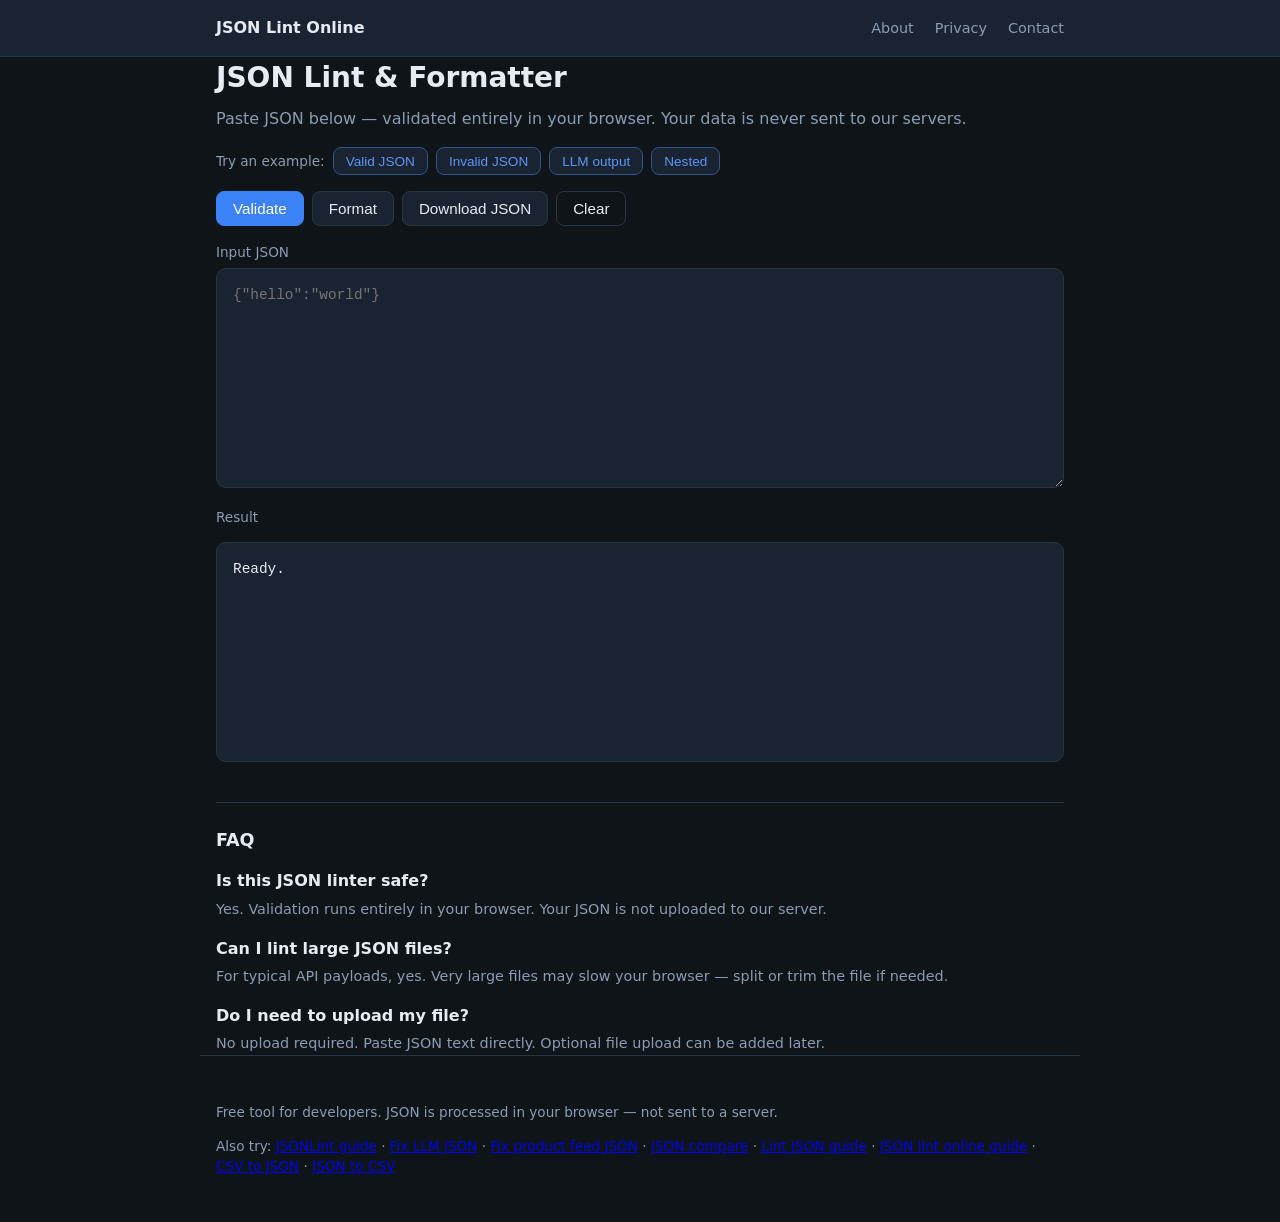
<file: index.html>
<!DOCTYPE html>
<html lang="en">
  <head>
    <meta charset="UTF-8" />
    <script async src="https://www.googletagmanager.com/gtag/js?id=G-WXPLZ9SQD4"></script>
    <script>
      window.dataLayer = window.dataLayer || [];
      function gtag() {
        dataLayer.push(arguments);
      }
      gtag("js", new Date());
      gtag("config", "G-WXPLZ9SQD4");
    </script>
    <meta name="google-site-verification" content="0L_odWiMxpRRxOa7MITlnzOhQbnFJM3Ldc9F_dQR2lQ" />
    <meta name="viewport" content="width=device-width, initial-scale=1.0" />
    <title>JSON Lint Online – JSONLint-Style Validator &amp; Formatter</title>
    <meta
      name="description"
      content="Free json lint online — validate, lint, and pretty-print JSON in your browser. jsonlint-style tool, no upload, private, one click."
    />
    <link rel="stylesheet" href="/style.css" />
  </head>
  <body>
    <header class="site-header">
      <div class="wrap">
        <a class="brand" href="/">JSON Lint Online</a>
        <nav>
          <a href="/about.html">About</a>
          <a href="/privacy.html">Privacy</a>
          <a href="/contact.html">Contact</a>
        </nav>
      </div>
    </header>

    <main class="wrap">
      <h1>JSON Lint &amp; Formatter</h1>
      <p class="lead">Paste JSON below — validated entirely in your browser. Your data is never sent to our servers.</p>

      <div class="examples">
        <span class="examples-label">Try an example:</span>
        <button type="button" class="btn example" data-example="valid">Valid JSON</button>
        <button type="button" class="btn example" data-example="invalid">Invalid JSON</button>
        <button type="button" class="btn example" data-example="llm">LLM output</button>
        <button type="button" class="btn example" data-example="nested">Nested</button>
      </div>

      <div class="toolbar">
        <button type="button" id="btn-validate" class="btn primary">Validate</button>
        <button type="button" id="btn-format" class="btn">Format</button>
        <button type="button" id="btn-download" class="btn">Download JSON</button>
        <button type="button" id="btn-clear" class="btn ghost">Clear</button>
      </div>

      <label class="label" for="input">Input JSON</label>
      <textarea id="input" spellcheck="false" placeholder='{"hello":"world"}'></textarea>

      <label class="label" for="output">Result</label>
      <pre id="output" aria-live="polite">Ready.</pre>

      <section class="faq" aria-labelledby="faq-heading">
        <h2 id="faq-heading">FAQ</h2>
        <dl>
          <dt>Is this JSON linter safe?</dt>
          <dd>Yes. Validation runs entirely in your browser. Your JSON is not uploaded to our server.</dd>
          <dt>Can I lint large JSON files?</dt>
          <dd>For typical API payloads, yes. Very large files may slow your browser — split or trim the file if needed.</dd>
          <dt>Do I need to upload my file?</dt>
          <dd>No upload required. Paste JSON text directly. Optional file upload can be added later.</dd>
        </dl>
      </section>
    </main>

    <footer class="site-footer wrap">
      <p>Free tool for developers. JSON is processed in your browser — not sent to a server.</p>
      <p>
        Also try:
        <a href="/jsonlint.html">JSONLint guide</a>
        ·
        <a href="/json-repair">Fix LLM JSON</a>
        ·
        <a href="/product-feed-json">Fix product feed JSON</a>
        ·
        <a href="/json-compare.html">JSON compare</a>
        ·
        <a href="/lint-json.html">Lint JSON guide</a>
        ·
        <a href="/json-lint-online.html">JSON lint online guide</a>
        ·
        <a href="https://site2-csvtojson.pages.dev/" rel="noopener">CSV to JSON</a>
        ·
        <a href="https://site3-jsontocsv.pages.dev/" rel="noopener">JSON to CSV</a>
      </p>
    </footer>

    <script src="/app.js"></script>
  </body>
</html>
</file>
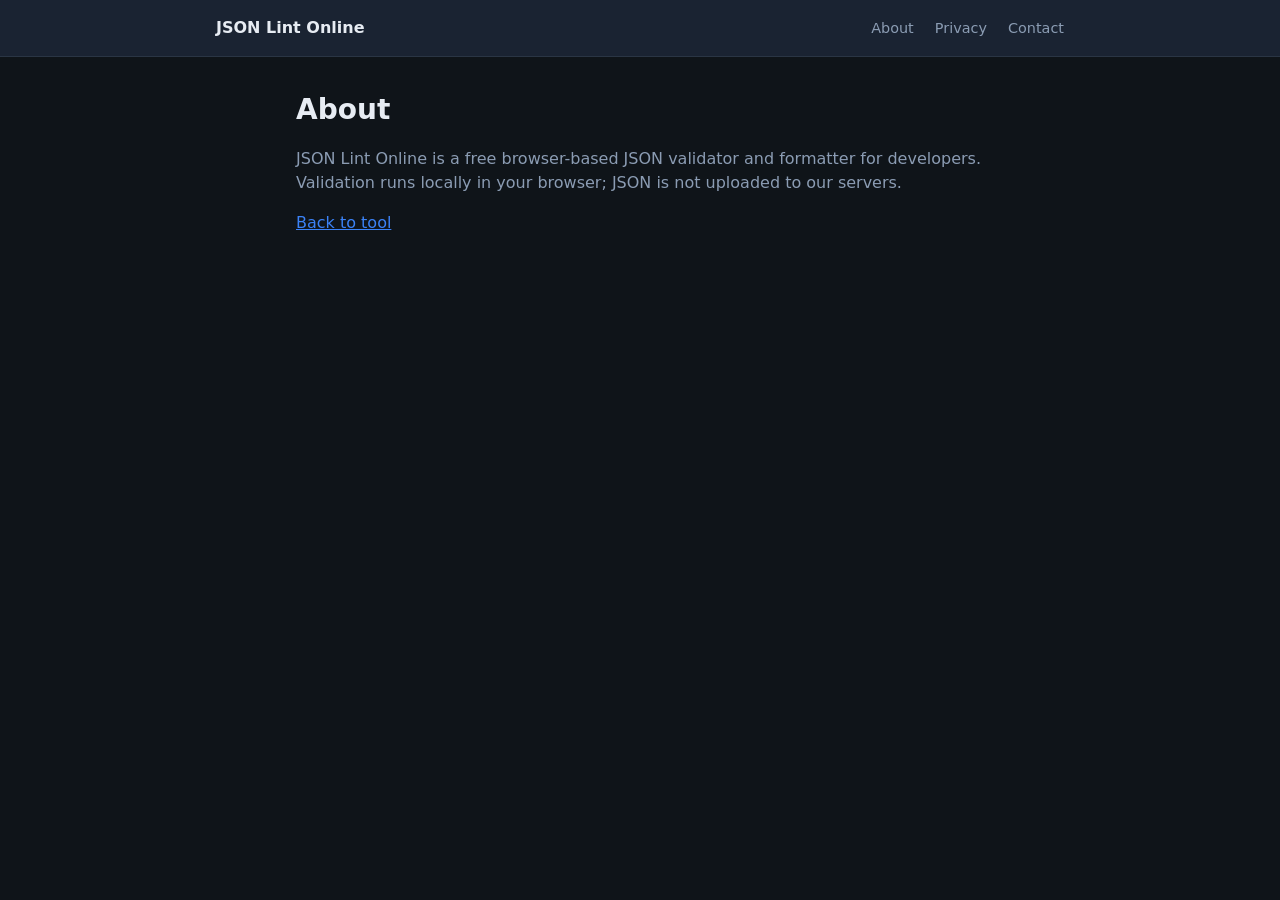
<file: about.html>
<!DOCTYPE html>
<html lang="en">
  <head>
    <meta charset="UTF-8" />
    <meta name="viewport" content="width=device-width, initial-scale=1.0" />
    <title>About – JSON Lint Online</title>
    <link rel="stylesheet" href="/style.css" />
  </head>
  <body>
    <header class="site-header">
      <div class="wrap">
        <a class="brand" href="/">JSON Lint Online</a>
        <nav>
          <a href="/about.html">About</a>
          <a href="/privacy.html">Privacy</a>
          <a href="/contact.html">Contact</a>
        </nav>
      </div>
    </header>
    <main class="page-main">
      <h1>About</h1>
      <p>
        JSON Lint Online is a free browser-based JSON validator and formatter for developers.
        Validation runs locally in your browser; JSON is not uploaded to our servers.
      </p>
      <p><a href="/">Back to tool</a></p>
    </main>
  </body>
</html>
</file>
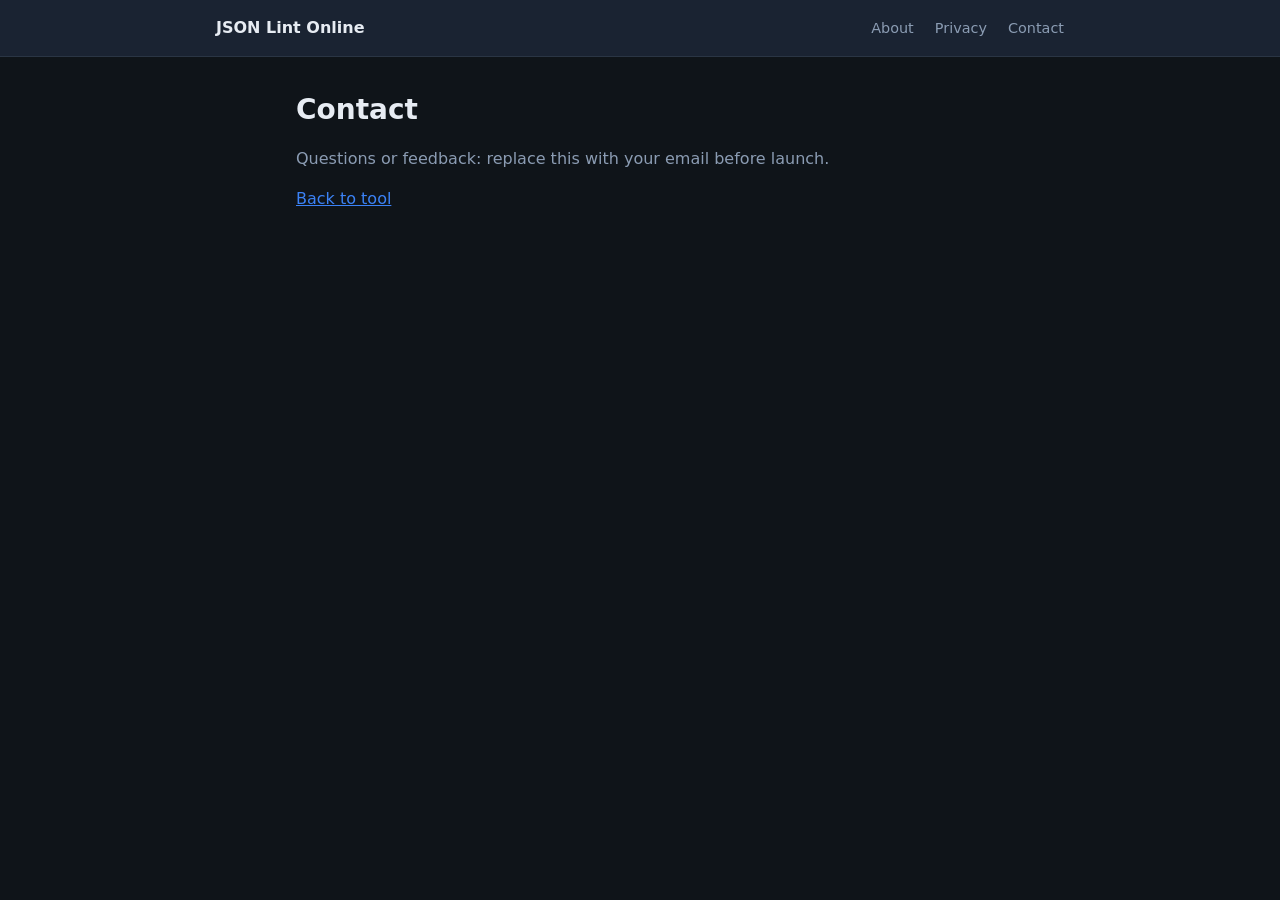
<file: contact.html>
<!DOCTYPE html>
<html lang="en">
  <head>
    <meta charset="UTF-8" />
    <meta name="viewport" content="width=device-width, initial-scale=1.0" />
    <title>Contact – JSON Lint Online</title>
    <link rel="stylesheet" href="/style.css" />
  </head>
  <body>
    <header class="site-header">
      <div class="wrap">
        <a class="brand" href="/">JSON Lint Online</a>
        <nav>
          <a href="/about.html">About</a>
          <a href="/privacy.html">Privacy</a>
          <a href="/contact.html">Contact</a>
        </nav>
      </div>
    </header>
    <main class="page-main">
      <h1>Contact</h1>
      <p>Questions or feedback: replace this with your email before launch.</p>
      <p><a href="/">Back to tool</a></p>
    </main>
  </body>
</html>
</file>
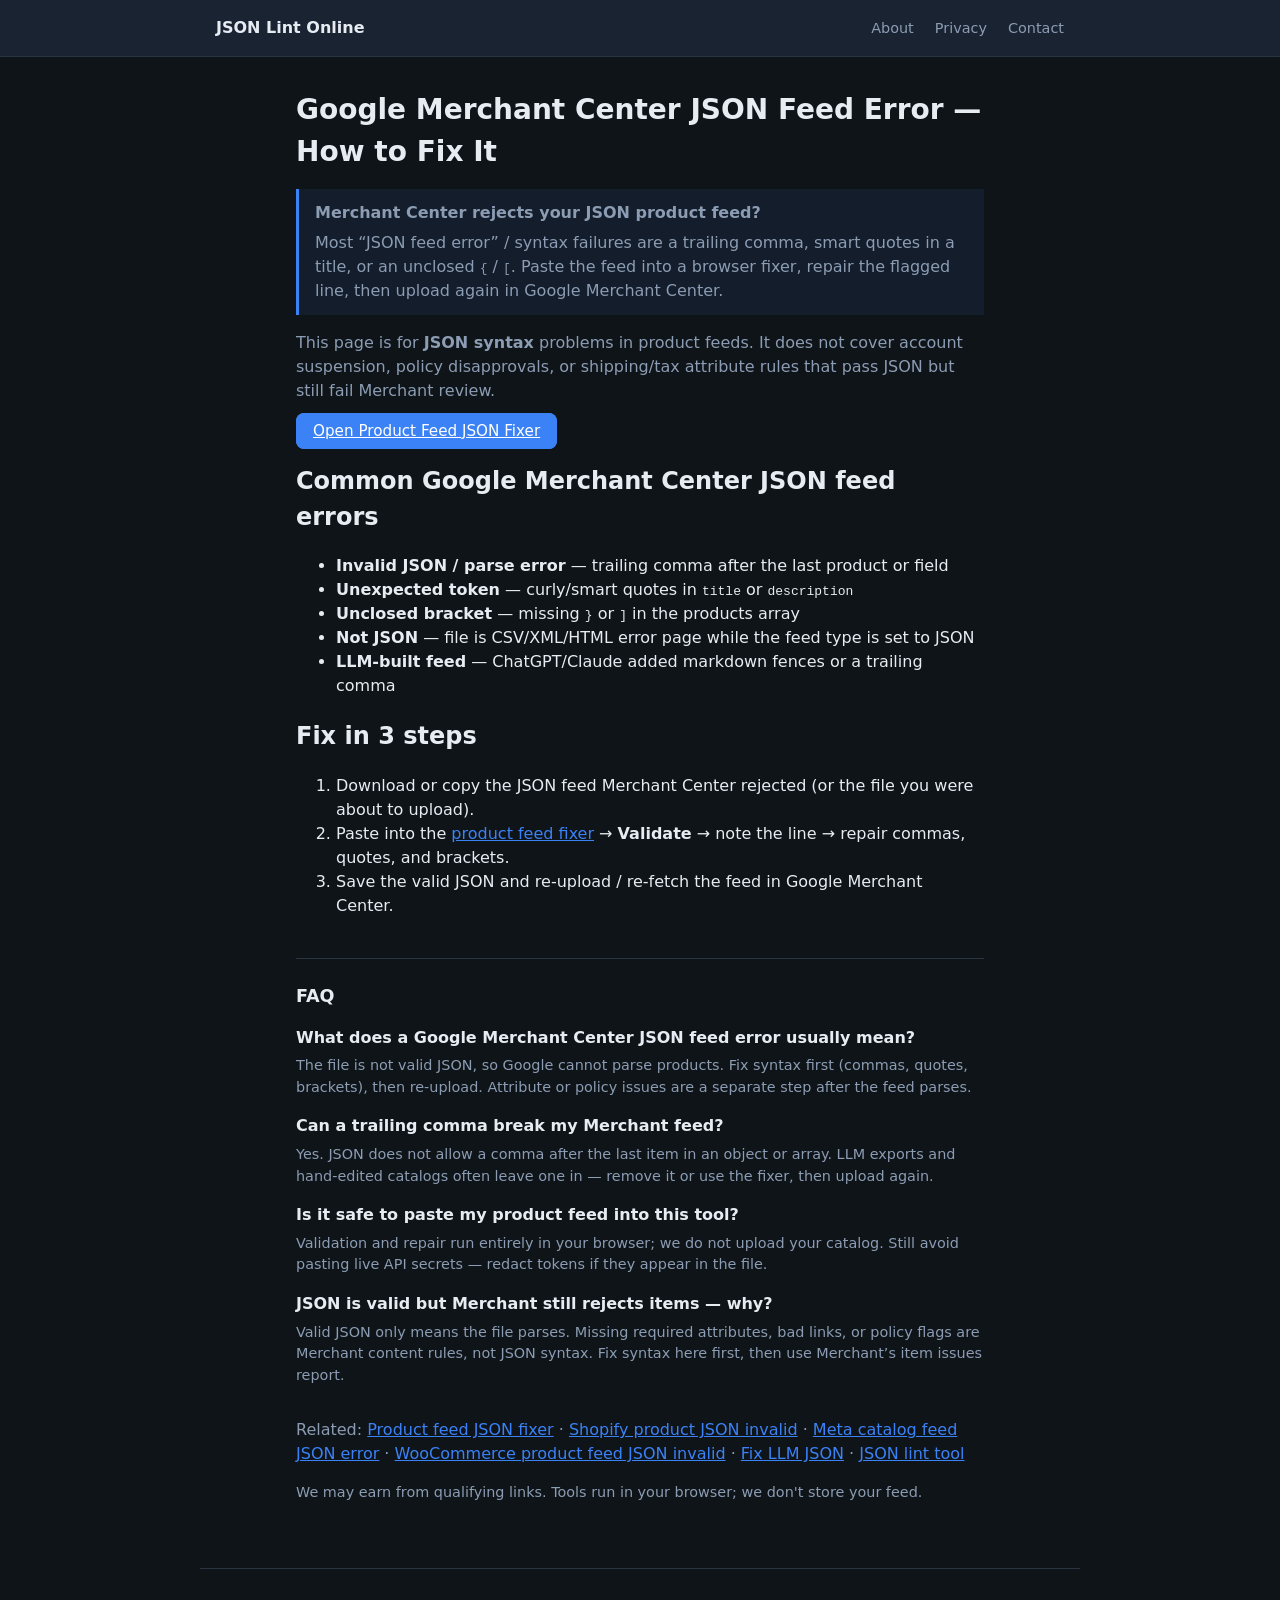
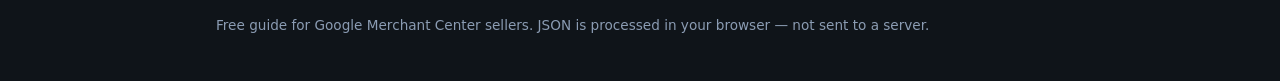
<file: google-merchant-feed-json-error.html>
<!DOCTYPE html>
<html lang="en">
  <head>
    <meta charset="UTF-8" />
    <script async src="https://www.googletagmanager.com/gtag/js?id=G-WXPLZ9SQD4"></script>
    <script>
      window.dataLayer = window.dataLayer || [];
      function gtag() {
        dataLayer.push(arguments);
      }
      gtag("js", new Date());
      gtag("config", "G-WXPLZ9SQD4");
    </script>
    <meta name="viewport" content="width=device-width, initial-scale=1.0" />
    <title>Google Merchant Center JSON Feed Error — Fix Syntax &amp; Re-upload</title>
    <meta
      name="description"
      content="Google Merchant Center JSON feed error? Fix trailing commas, smart quotes, and invalid JSON in your browser, then re-upload. Covers common Merchant feed parse failures. No upload."
    />
    <link rel="canonical" href="https://site1-jsonlint.pages.dev/google-merchant-feed-json-error" />
    <link rel="stylesheet" href="/style.css" />
  </head>
  <body>
    <header class="site-header">
      <div class="wrap">
        <a class="brand" href="/">JSON Lint Online</a>
        <nav>
          <a href="/about.html">About</a>
          <a href="/privacy.html">Privacy</a>
          <a href="/contact.html">Contact</a>
        </nav>
      </div>
    </header>

    <main class="page-main wrap">
      <h1>Google Merchant Center JSON Feed Error — How to Fix It</h1>
      <div class="snippet-answer">
        <p><strong>Merchant Center rejects your JSON product feed?</strong></p>
        <p>
          Most “JSON feed error” / syntax failures are a trailing comma, smart quotes in a title, or an unclosed
          <code>{</code> / <code>[</code>. Paste the feed into a browser fixer, repair the flagged line, then upload
          again in Google Merchant Center.
        </p>
      </div>
      <p class="lead">
        This page is for <strong>JSON syntax</strong> problems in product feeds. It does not cover account suspension,
        policy disapprovals, or shipping/tax attribute rules that pass JSON but still fail Merchant review.
      </p>

      <p>
        <a href="/product-feed-json" class="btn primary">Open Product Feed JSON Fixer</a>
      </p>

      <h2>Common Google Merchant Center JSON feed errors</h2>
      <ul>
        <li><strong>Invalid JSON / parse error</strong> — trailing comma after the last product or field</li>
        <li><strong>Unexpected token</strong> — curly/smart quotes in <code>title</code> or <code>description</code></li>
        <li><strong>Unclosed bracket</strong> — missing <code>}</code> or <code>]</code> in the products array</li>
        <li><strong>Not JSON</strong> — file is CSV/XML/HTML error page while the feed type is set to JSON</li>
        <li><strong>LLM-built feed</strong> — ChatGPT/Claude added markdown fences or a trailing comma</li>
      </ul>

      <h2>Fix in 3 steps</h2>
      <ol>
        <li>Download or copy the JSON feed Merchant Center rejected (or the file you were about to upload).</li>
        <li>
          Paste into the <a href="/product-feed-json">product feed fixer</a> → <strong>Validate</strong> → note the
          line → repair commas, quotes, and brackets.
        </li>
        <li>Save the valid JSON and re-upload / re-fetch the feed in Google Merchant Center.</li>
      </ol>

      <section class="faq" aria-labelledby="faq-heading">
        <h2 id="faq-heading">FAQ</h2>
        <dl>
          <dt>What does a Google Merchant Center JSON feed error usually mean?</dt>
          <dd>
            The file is not valid JSON, so Google cannot parse products. Fix syntax first (commas, quotes, brackets),
            then re-upload. Attribute or policy issues are a separate step after the feed parses.
          </dd>
          <dt>Can a trailing comma break my Merchant feed?</dt>
          <dd>
            Yes. JSON does not allow a comma after the last item in an object or array. LLM exports and hand-edited
            catalogs often leave one in — remove it or use the fixer, then upload again.
          </dd>
          <dt>Is it safe to paste my product feed into this tool?</dt>
          <dd>
            Validation and repair run entirely in your browser; we do not upload your catalog. Still avoid pasting live
            API secrets — redact tokens if they appear in the file.
          </dd>
          <dt>JSON is valid but Merchant still rejects items — why?</dt>
          <dd>
            Valid JSON only means the file parses. Missing required attributes, bad links, or policy flags are Merchant
            content rules, not JSON syntax. Fix syntax here first, then use Merchant’s item issues report.
          </dd>
        </dl>
      </section>

      <p class="lead" style="margin-top: 2rem">
        Related:
        <a href="/product-feed-json">Product feed JSON fixer</a>
        ·
        <a href="/shopify-product-json-invalid">Shopify product JSON invalid</a>
        ·
        <a href="/meta-catalog-feed-json">Meta catalog feed JSON error</a>
        ·
        <a href="/woocommerce-product-feed-json">WooCommerce product feed JSON invalid</a>
        ·
        <a href="/json-repair">Fix LLM JSON</a>
        ·
        <a href="/">JSON lint tool</a>
      </p>
      <p class="lead" style="font-size: 0.9rem; color: var(--muted)">
        We may earn from qualifying links. Tools run in your browser; we don&apos;t store your feed.
      </p>
    </main>

    <footer class="site-footer wrap">
      <p>Free guide for Google Merchant Center sellers. JSON is processed in your browser — not sent to a server.</p>
    </footer>
  </body>
</html>
</file>
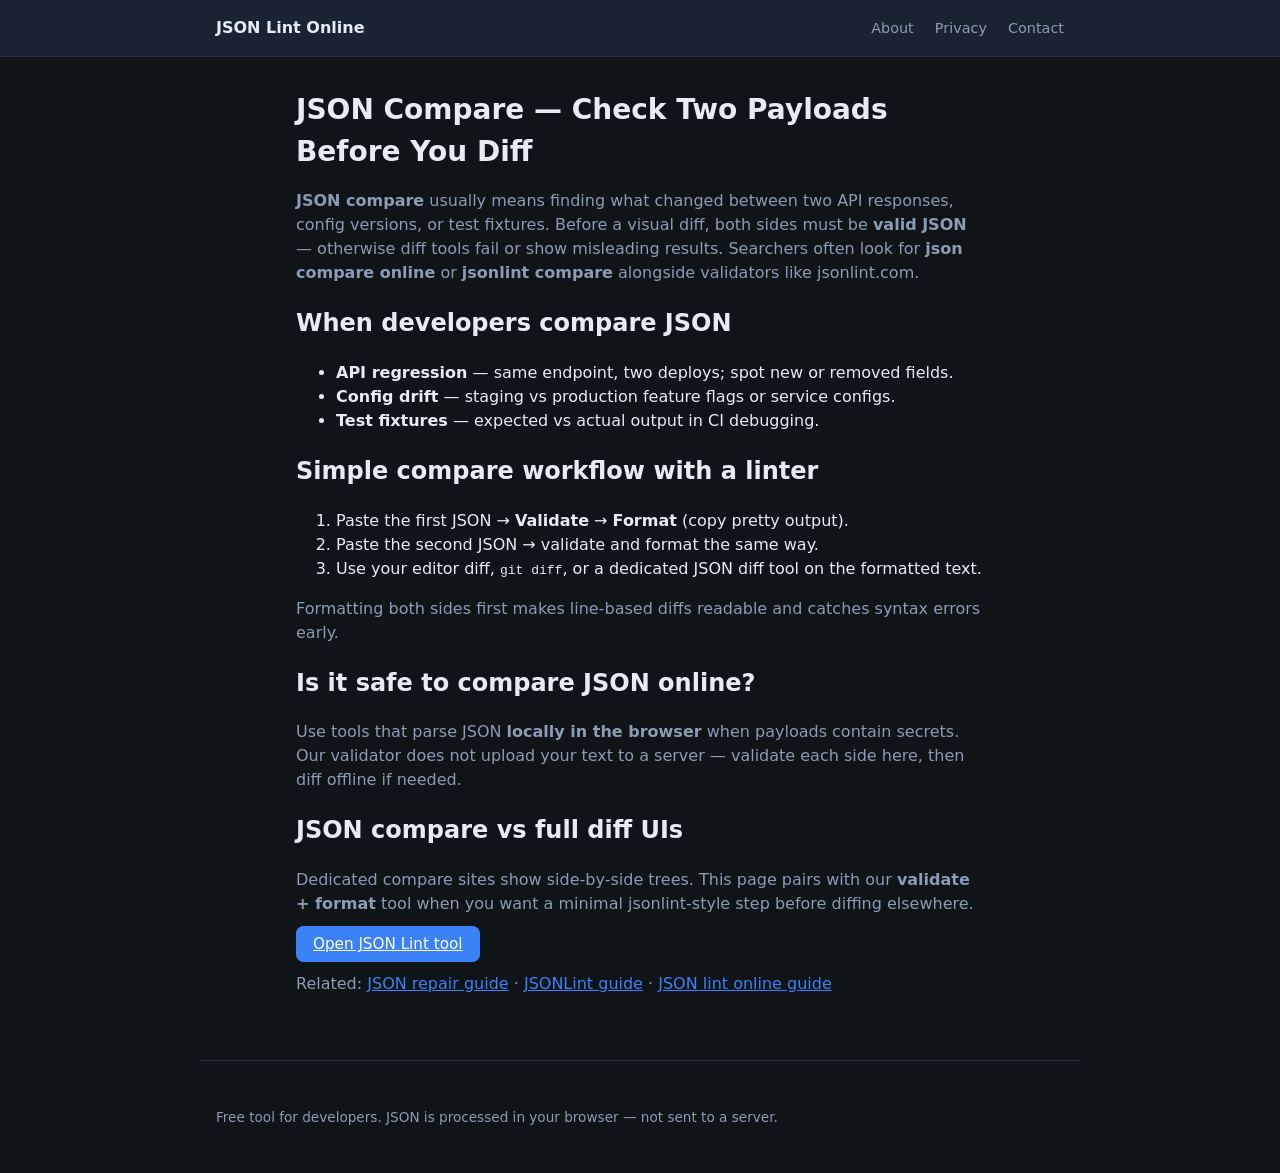
<file: json-compare.html>
<!DOCTYPE html>
<html lang="en">
  <head>
    <meta charset="UTF-8" />
    <script async src="https://www.googletagmanager.com/gtag/js?id=G-WXPLZ9SQD4"></script>
    <script>
      window.dataLayer = window.dataLayer || [];
      function gtag() {
        dataLayer.push(arguments);
      }
      gtag("js", new Date());
      gtag("config", "G-WXPLZ9SQD4");
    </script>
    <meta name="viewport" content="width=device-width, initial-scale=1.0" />
    <title>JSON Compare Online — Diff Two JSON Payloads (Free Guide)</title>
    <meta
      name="description"
      content="Need to compare JSON online? Learn how to diff API responses and configs, validate both sides, and pretty-print for review — browser-only, no upload."
    />
    <link rel="canonical" href="https://site1-jsonlint.pages.dev/json-compare.html" />
    <link rel="stylesheet" href="/style.css" />
  </head>
  <body>
    <header class="site-header">
      <div class="wrap">
        <a class="brand" href="/">JSON Lint Online</a>
        <nav>
          <a href="/about.html">About</a>
          <a href="/privacy.html">Privacy</a>
          <a href="/contact.html">Contact</a>
        </nav>
      </div>
    </header>
    <main class="page-main">
      <h1>JSON Compare — Check Two Payloads Before You Diff</h1>
      <p class="lead">
        <strong>JSON compare</strong> usually means finding what changed between two API responses, config versions, or
        test fixtures. Before a visual diff, both sides must be <strong>valid JSON</strong> — otherwise diff tools fail
        or show misleading results. Searchers often look for <strong>json compare online</strong> or
        <strong>jsonlint compare</strong> alongside validators like jsonlint.com.
      </p>

      <h2>When developers compare JSON</h2>
      <ul>
        <li><strong>API regression</strong> — same endpoint, two deploys; spot new or removed fields.</li>
        <li><strong>Config drift</strong> — staging vs production feature flags or service configs.</li>
        <li><strong>Test fixtures</strong> — expected vs actual output in CI debugging.</li>
      </ul>

      <h2>Simple compare workflow with a linter</h2>
      <ol>
        <li>Paste the first JSON → <strong>Validate</strong> → <strong>Format</strong> (copy pretty output).</li>
        <li>Paste the second JSON → validate and format the same way.</li>
        <li>Use your editor diff, <code>git diff</code>, or a dedicated JSON diff tool on the formatted text.</li>
      </ol>
      <p>
        Formatting both sides first makes line-based diffs readable and catches syntax errors early.
      </p>

      <h2>Is it safe to compare JSON online?</h2>
      <p>
        Use tools that parse JSON <strong>locally in the browser</strong> when payloads contain secrets. Our validator
        does not upload your text to a server — validate each side here, then diff offline if needed.
      </p>

      <h2>JSON compare vs full diff UIs</h2>
      <p>
        Dedicated compare sites show side-by-side trees. This page pairs with our
        <strong>validate + format</strong> tool when you want a minimal jsonlint-style step before diffing elsewhere.
      </p>

      <p>
        <a href="/" class="btn primary">Open JSON Lint tool</a>
      </p>
      <p>
        Related:
        <a href="/json-repair">JSON repair guide</a>
        ·
        <a href="/jsonlint.html">JSONLint guide</a>
        ·
        <a href="/json-lint-online.html">JSON lint online guide</a>
      </p>
    </main>
    <footer class="site-footer wrap">
      <p>Free tool for developers. JSON is processed in your browser — not sent to a server.</p>
    </footer>
  </body>
</html>
</file>
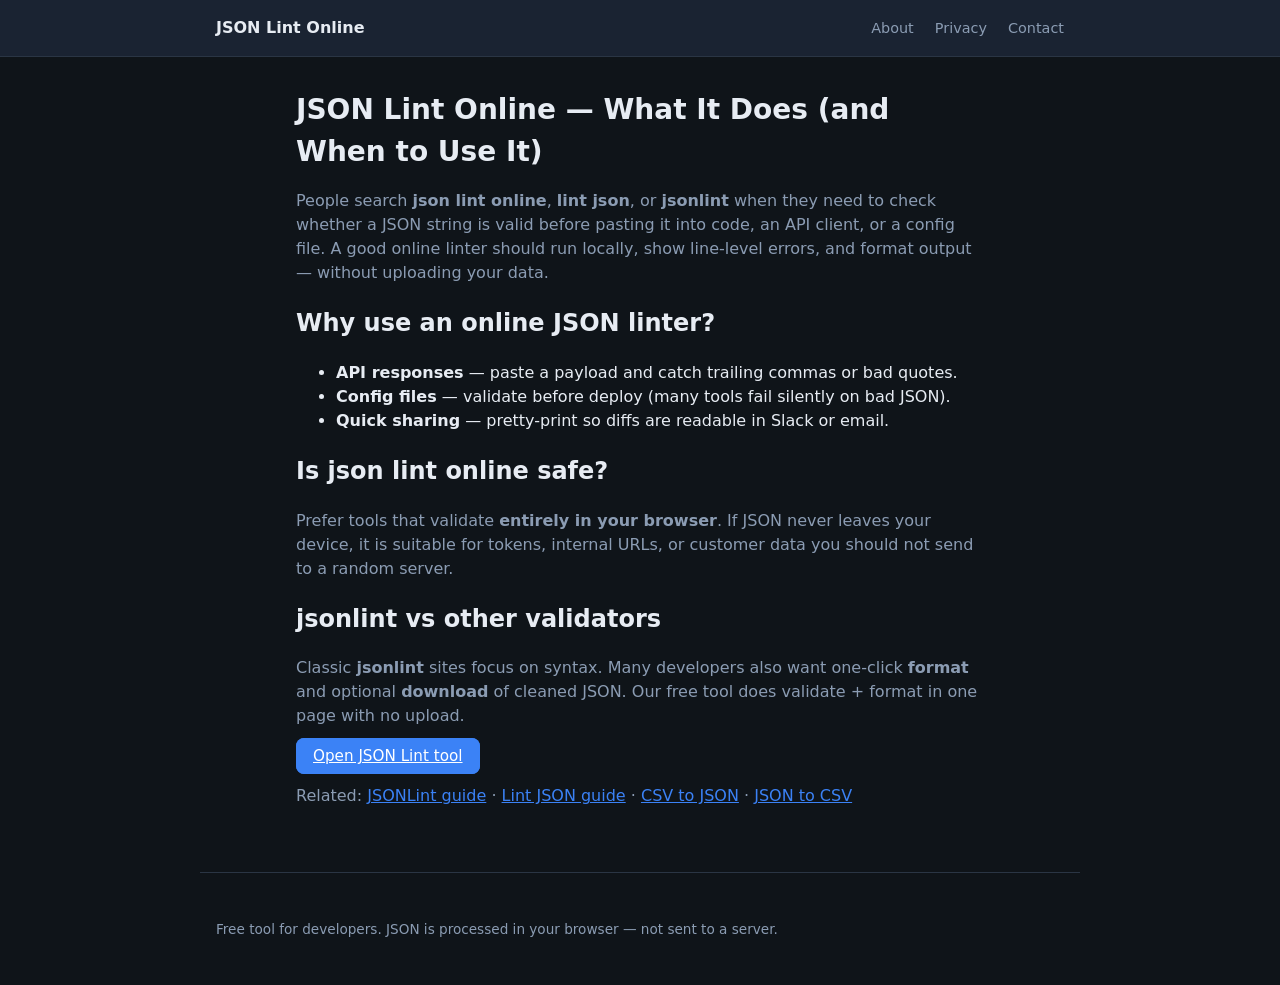
<file: json-lint-online.html>
<!DOCTYPE html>
<html lang="en">
  <head>
    <meta charset="UTF-8" />
    <script async src="https://www.googletagmanager.com/gtag/js?id=G-WXPLZ9SQD4"></script>
    <script>
      window.dataLayer = window.dataLayer || [];
      function gtag() {
        dataLayer.push(arguments);
      }
      gtag("js", new Date());
      gtag("config", "G-WXPLZ9SQD4");
    </script>
    <meta name="viewport" content="width=device-width, initial-scale=1.0" />
    <title>JSON Lint Online — Free Browser Validator (No Upload)</title>
    <meta
      name="description"
      content="Need json lint online? Validate and pretty-print JSON in your browser. No upload, private, and works like jsonlint for quick API debugging."
    />
    <link rel="canonical" href="https://site1-jsonlint.pages.dev/json-lint-online.html" />
    <link rel="stylesheet" href="/style.css" />
  </head>
  <body>
    <header class="site-header">
      <div class="wrap">
        <a class="brand" href="/">JSON Lint Online</a>
        <nav>
          <a href="/about.html">About</a>
          <a href="/privacy.html">Privacy</a>
          <a href="/contact.html">Contact</a>
        </nav>
      </div>
    </header>
    <main class="page-main">
      <h1>JSON Lint Online — What It Does (and When to Use It)</h1>
      <p class="lead">
        People search <strong>json lint online</strong>, <strong>lint json</strong>, or <strong>jsonlint</strong> when
        they need to check whether a JSON string is valid before pasting it into code, an API client, or a config file.
        A good online linter should run locally, show line-level errors, and format output — without uploading your data.
      </p>

      <h2>Why use an online JSON linter?</h2>
      <ul>
        <li><strong>API responses</strong> — paste a payload and catch trailing commas or bad quotes.</li>
        <li><strong>Config files</strong> — validate before deploy (many tools fail silently on bad JSON).</li>
        <li><strong>Quick sharing</strong> — pretty-print so diffs are readable in Slack or email.</li>
      </ul>

      <h2>Is json lint online safe?</h2>
      <p>
        Prefer tools that validate <strong>entirely in your browser</strong>. If JSON never leaves your device, it is
        suitable for tokens, internal URLs, or customer data you should not send to a random server.
      </p>

      <h2>jsonlint vs other validators</h2>
      <p>
        Classic <strong>jsonlint</strong> sites focus on syntax. Many developers also want one-click
        <strong>format</strong> and optional <strong>download</strong> of cleaned JSON. Our free tool does validate +
        format in one page with no upload.
      </p>

      <p>
        <a href="/" class="btn primary">Open JSON Lint tool</a>
      </p>
      <p>
        Related:
        <a href="/jsonlint.html">JSONLint guide</a>
        ·
        <a href="/lint-json.html">Lint JSON guide</a>
        ·
        <a href="https://site2-csvtojson.pages.dev/" rel="noopener">CSV to JSON</a>
        ·
        <a href="https://site3-jsontocsv.pages.dev/" rel="noopener">JSON to CSV</a>
      </p>
    </main>
    <footer class="site-footer wrap">
      <p>Free tool for developers. JSON is processed in your browser — not sent to a server.</p>
    </footer>
  </body>
</html>
</file>
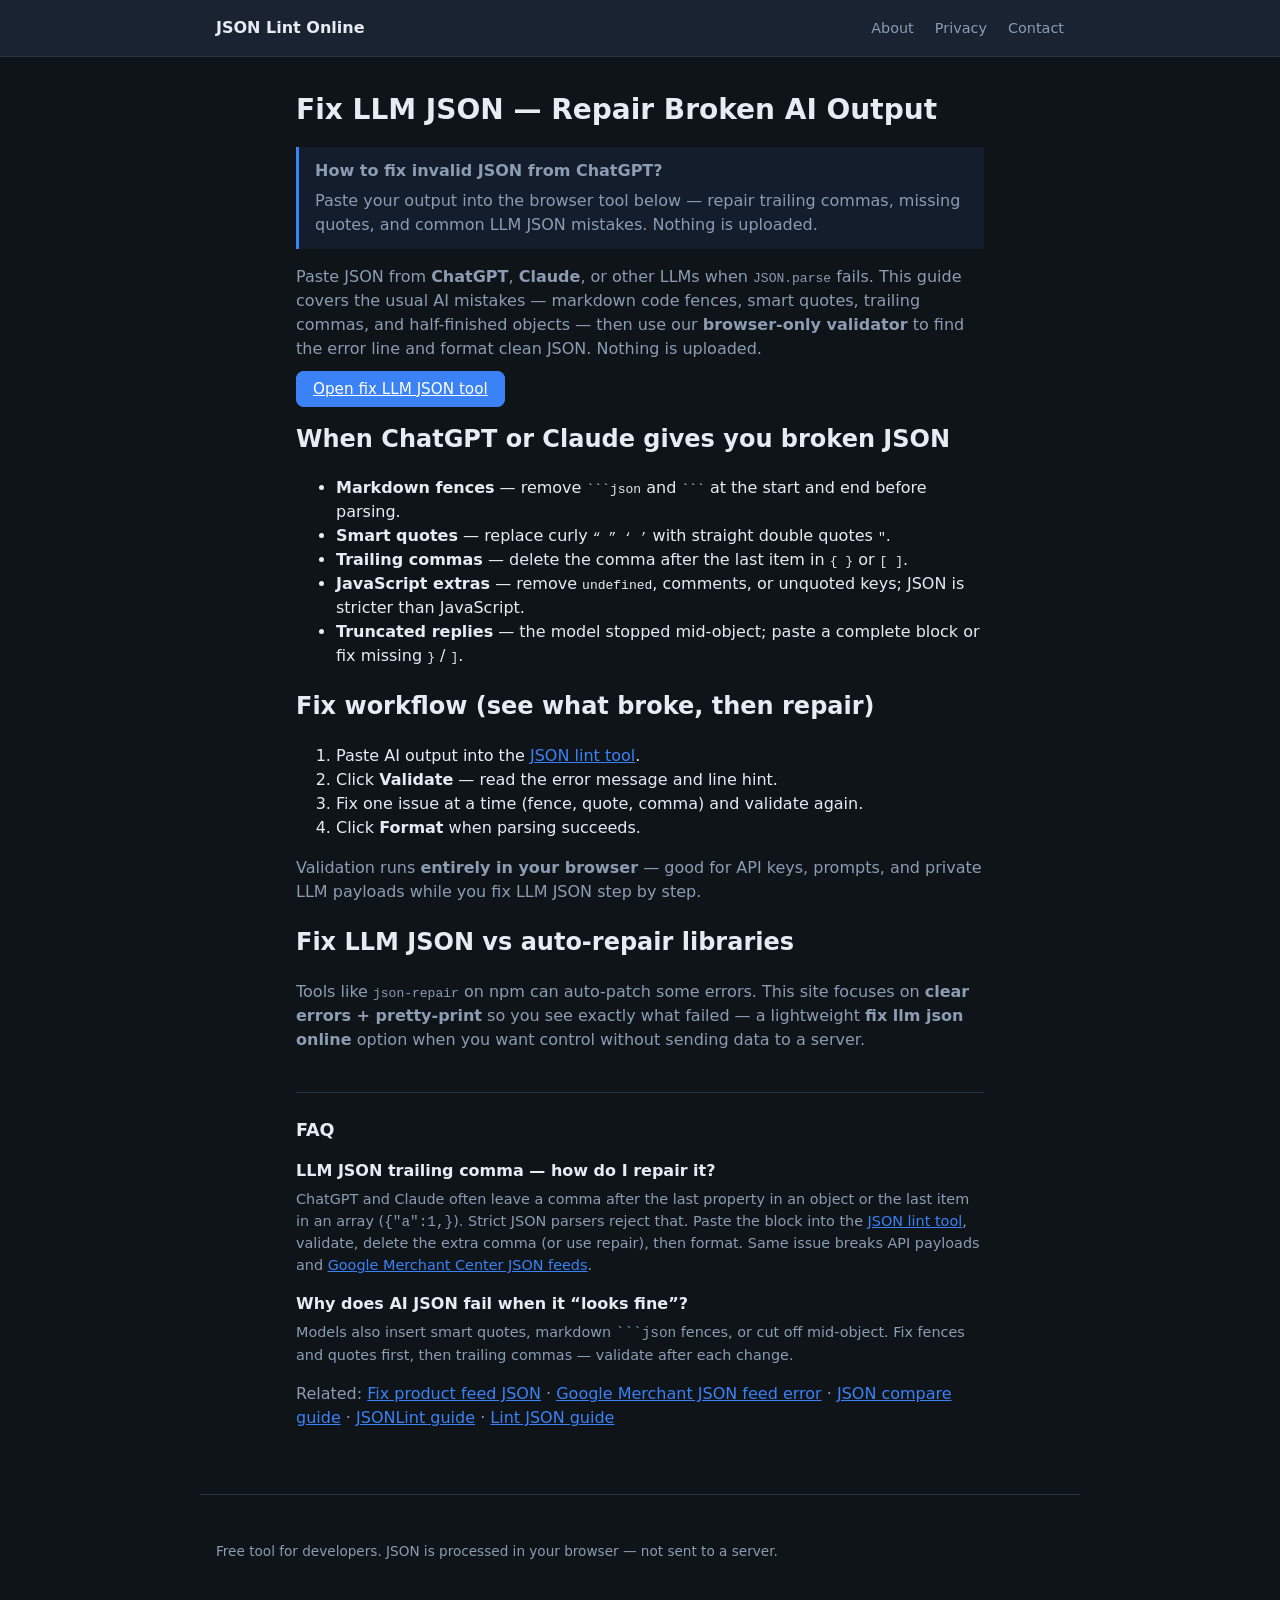
<file: json-repair.html>
<!DOCTYPE html>
<html lang="en">
  <head>
    <meta charset="UTF-8" />
    <script async src="https://www.googletagmanager.com/gtag/js?id=G-WXPLZ9SQD4"></script>
    <script>
      window.dataLayer = window.dataLayer || [];
      function gtag() {
        dataLayer.push(arguments);
      }
      gtag("js", new Date());
      gtag("config", "G-WXPLZ9SQD4");
    </script>
    <meta name="viewport" content="width=device-width, initial-scale=1.0" />
    <title>Fix LLM JSON Online — Repair ChatGPT &amp; AI Broken JSON (Browser, No Upload)</title>
    <meta
      name="description"
      content="Fix LLM JSON free in your browser — repair ChatGPT and Claude broken output: markdown fences, smart quotes, trailing commas. Validate, see the error line, pretty-print. No upload."
    />
    <link rel="canonical" href="https://site1-jsonlint.pages.dev/json-repair" />
    <link rel="stylesheet" href="/style.css" />
  </head>
  <body>
    <header class="site-header">
      <div class="wrap">
        <a class="brand" href="/">JSON Lint Online</a>
        <nav>
          <a href="/about.html">About</a>
          <a href="/privacy.html">Privacy</a>
          <a href="/contact.html">Contact</a>
        </nav>
      </div>
    </header>
    <main class="page-main">
      <h1>Fix LLM JSON — Repair Broken AI Output</h1>
      <div class="snippet-answer">
        <p><strong>How to fix invalid JSON from ChatGPT?</strong></p>
        <p>
          Paste your output into the browser tool below — repair trailing commas, missing quotes, and common LLM JSON
          mistakes. Nothing is uploaded.
        </p>
      </div>
      <p class="lead">
        Paste JSON from <strong>ChatGPT</strong>, <strong>Claude</strong>, or other LLMs when <code>JSON.parse</code>
        fails. This guide covers the usual AI mistakes — markdown code fences, smart quotes, trailing commas, and
        half-finished objects — then use our <strong>browser-only validator</strong> to find the error line and format
        clean JSON. Nothing is uploaded.
      </p>

      <p>
        <a href="/" class="btn primary">Open fix LLM JSON tool</a>
      </p>

      <h2>When ChatGPT or Claude gives you broken JSON</h2>
      <ul>
        <li>
          <strong>Markdown fences</strong> — remove <code>```json</code> and <code>```</code> at the start and end before
          parsing.
        </li>
        <li>
          <strong>Smart quotes</strong> — replace curly <code>“ ” ‘ ’</code> with straight double quotes
          <code>"</code>.
        </li>
        <li>
          <strong>Trailing commas</strong> — delete the comma after the last item in <code>{ }</code> or
          <code>[ ]</code>.
        </li>
        <li>
          <strong>JavaScript extras</strong> — remove <code>undefined</code>, comments, or unquoted keys; JSON is
          stricter than JavaScript.
        </li>
        <li>
          <strong>Truncated replies</strong> — the model stopped mid-object; paste a complete block or fix missing
          <code>}</code> / <code>]</code>.
        </li>
      </ul>

      <h2>Fix workflow (see what broke, then repair)</h2>
      <ol>
        <li>Paste AI output into the <a href="/">JSON lint tool</a>.</li>
        <li>Click <strong>Validate</strong> — read the error message and line hint.</li>
        <li>Fix one issue at a time (fence, quote, comma) and validate again.</li>
        <li>Click <strong>Format</strong> when parsing succeeds.</li>
      </ol>
      <p>
        Validation runs <strong>entirely in your browser</strong> — good for API keys, prompts, and private LLM payloads
        while you fix LLM JSON step by step.
      </p>

      <h2>Fix LLM JSON vs auto-repair libraries</h2>
      <p>
        Tools like <code>json-repair</code> on npm can auto-patch some errors. This site focuses on
        <strong>clear errors + pretty-print</strong> so you see exactly what failed — a lightweight
        <strong>fix llm json online</strong> option when you want control without sending data to a server.
      </p>

      <section class="faq" aria-labelledby="faq-heading">
        <h2 id="faq-heading">FAQ</h2>
        <dl>
          <dt>LLM JSON trailing comma — how do I repair it?</dt>
          <dd>
            ChatGPT and Claude often leave a comma after the last property in an object or the last item in an array
            (<code>{"a":1,}</code>). Strict JSON parsers reject that. Paste the block into the
            <a href="/">JSON lint tool</a>, validate, delete the extra comma (or use repair), then format. Same issue
            breaks API payloads and
            <a href="/google-merchant-feed-json-error">Google Merchant Center JSON feeds</a>.
          </dd>
          <dt>Why does AI JSON fail when it “looks fine”?</dt>
          <dd>
            Models also insert smart quotes, markdown <code>```json</code> fences, or cut off mid-object. Fix fences and
            quotes first, then trailing commas — validate after each change.
          </dd>
        </dl>
      </section>

      <p>
        Related:
        <a href="/product-feed-json">Fix product feed JSON</a>
        ·
        <a href="/google-merchant-feed-json-error">Google Merchant JSON feed error</a>
        ·
        <a href="/json-compare.html">JSON compare guide</a>
        ·
        <a href="/jsonlint.html">JSONLint guide</a>
        ·
        <a href="/lint-json.html">Lint JSON guide</a>
      </p>
    </main>
    <footer class="site-footer wrap">
      <p>Free tool for developers. JSON is processed in your browser — not sent to a server.</p>
    </footer>
  </body>
</html>
</file>
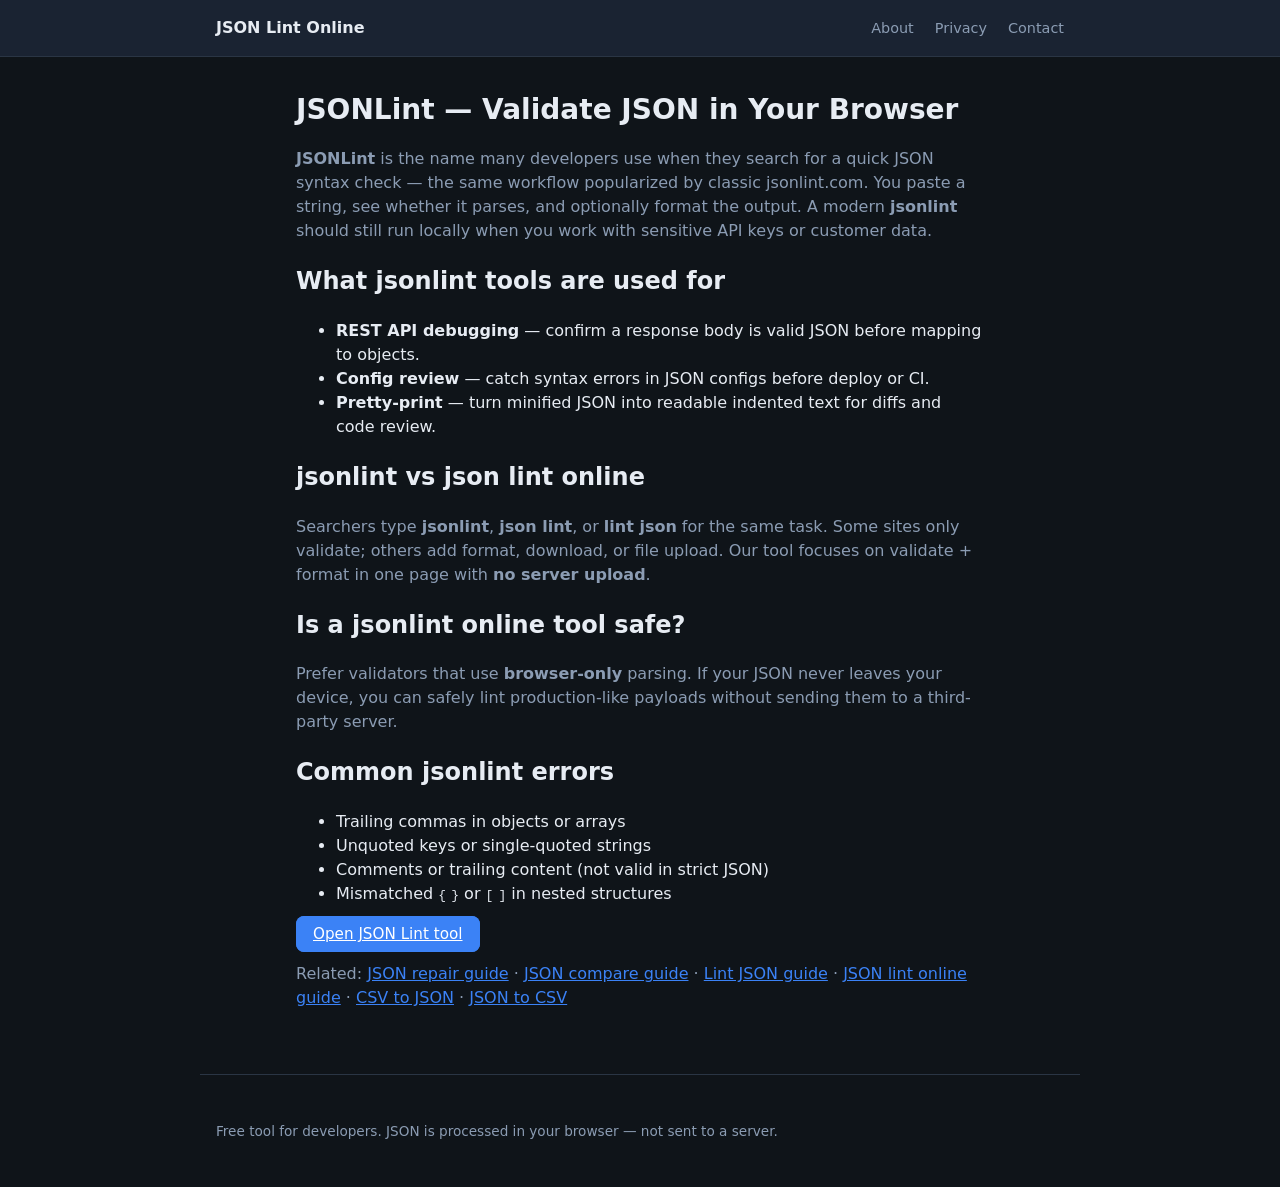
<file: jsonlint.html>
<!DOCTYPE html>
<html lang="en">
  <head>
    <meta charset="UTF-8" />
    <script async src="https://www.googletagmanager.com/gtag/js?id=G-WXPLZ9SQD4"></script>
    <script>
      window.dataLayer = window.dataLayer || [];
      function gtag() {
        dataLayer.push(arguments);
      }
      gtag("js", new Date());
      gtag("config", "G-WXPLZ9SQD4");
    </script>
    <meta name="viewport" content="width=device-width, initial-scale=1.0" />
    <title>JSONLint — Free Online Validator &amp; Formatter (Browser-Only)</title>
    <meta
      name="description"
      content="Looking for jsonlint? Validate and pretty-print JSON in your browser. Free, private, no upload — a simple jsonlint-style tool for API and config debugging."
    />
    <link rel="canonical" href="https://site1-jsonlint.pages.dev/jsonlint.html" />
    <link rel="stylesheet" href="/style.css" />
  </head>
  <body>
    <header class="site-header">
      <div class="wrap">
        <a class="brand" href="/">JSON Lint Online</a>
        <nav>
          <a href="/about.html">About</a>
          <a href="/privacy.html">Privacy</a>
          <a href="/contact.html">Contact</a>
        </nav>
      </div>
    </header>
    <main class="page-main">
      <h1>JSONLint — Validate JSON in Your Browser</h1>
      <p class="lead">
        <strong>JSONLint</strong> is the name many developers use when they search for a quick JSON syntax check — the
        same workflow popularized by classic jsonlint.com. You paste a string, see whether it parses, and optionally
        format the output. A modern <strong>jsonlint</strong> should still run locally when you work with sensitive API
        keys or customer data.
      </p>

      <h2>What jsonlint tools are used for</h2>
      <ul>
        <li><strong>REST API debugging</strong> — confirm a response body is valid JSON before mapping to objects.</li>
        <li><strong>Config review</strong> — catch syntax errors in JSON configs before deploy or CI.</li>
        <li><strong>Pretty-print</strong> — turn minified JSON into readable indented text for diffs and code review.</li>
      </ul>

      <h2>jsonlint vs json lint online</h2>
      <p>
        Searchers type <strong>jsonlint</strong>, <strong>json lint</strong>, or <strong>lint json</strong> for the same
        task. Some sites only validate; others add format, download, or file upload. Our tool focuses on validate +
        format in one page with <strong>no server upload</strong>.
      </p>

      <h2>Is a jsonlint online tool safe?</h2>
      <p>
        Prefer validators that use <strong>browser-only</strong> parsing. If your JSON never leaves your device, you can
        safely lint production-like payloads without sending them to a third-party server.
      </p>

      <h2>Common jsonlint errors</h2>
      <ul>
        <li>Trailing commas in objects or arrays</li>
        <li>Unquoted keys or single-quoted strings</li>
        <li>Comments or trailing content (not valid in strict JSON)</li>
        <li>Mismatched <code>{</code> <code>}</code> or <code>[</code> <code>]</code> in nested structures</li>
      </ul>

      <p>
        <a href="/" class="btn primary">Open JSON Lint tool</a>
      </p>
      <p>
        Related:
        <a href="/json-repair">JSON repair guide</a>
        ·
        <a href="/json-compare.html">JSON compare guide</a>
        ·
        <a href="/lint-json.html">Lint JSON guide</a>
        ·
        <a href="/json-lint-online.html">JSON lint online guide</a>
        ·
        <a href="https://site2-csvtojson.pages.dev/" rel="noopener">CSV to JSON</a>
        ·
        <a href="https://site3-jsontocsv.pages.dev/" rel="noopener">JSON to CSV</a>
      </p>
    </main>
    <footer class="site-footer wrap">
      <p>Free tool for developers. JSON is processed in your browser — not sent to a server.</p>
    </footer>
  </body>
</html>
</file>
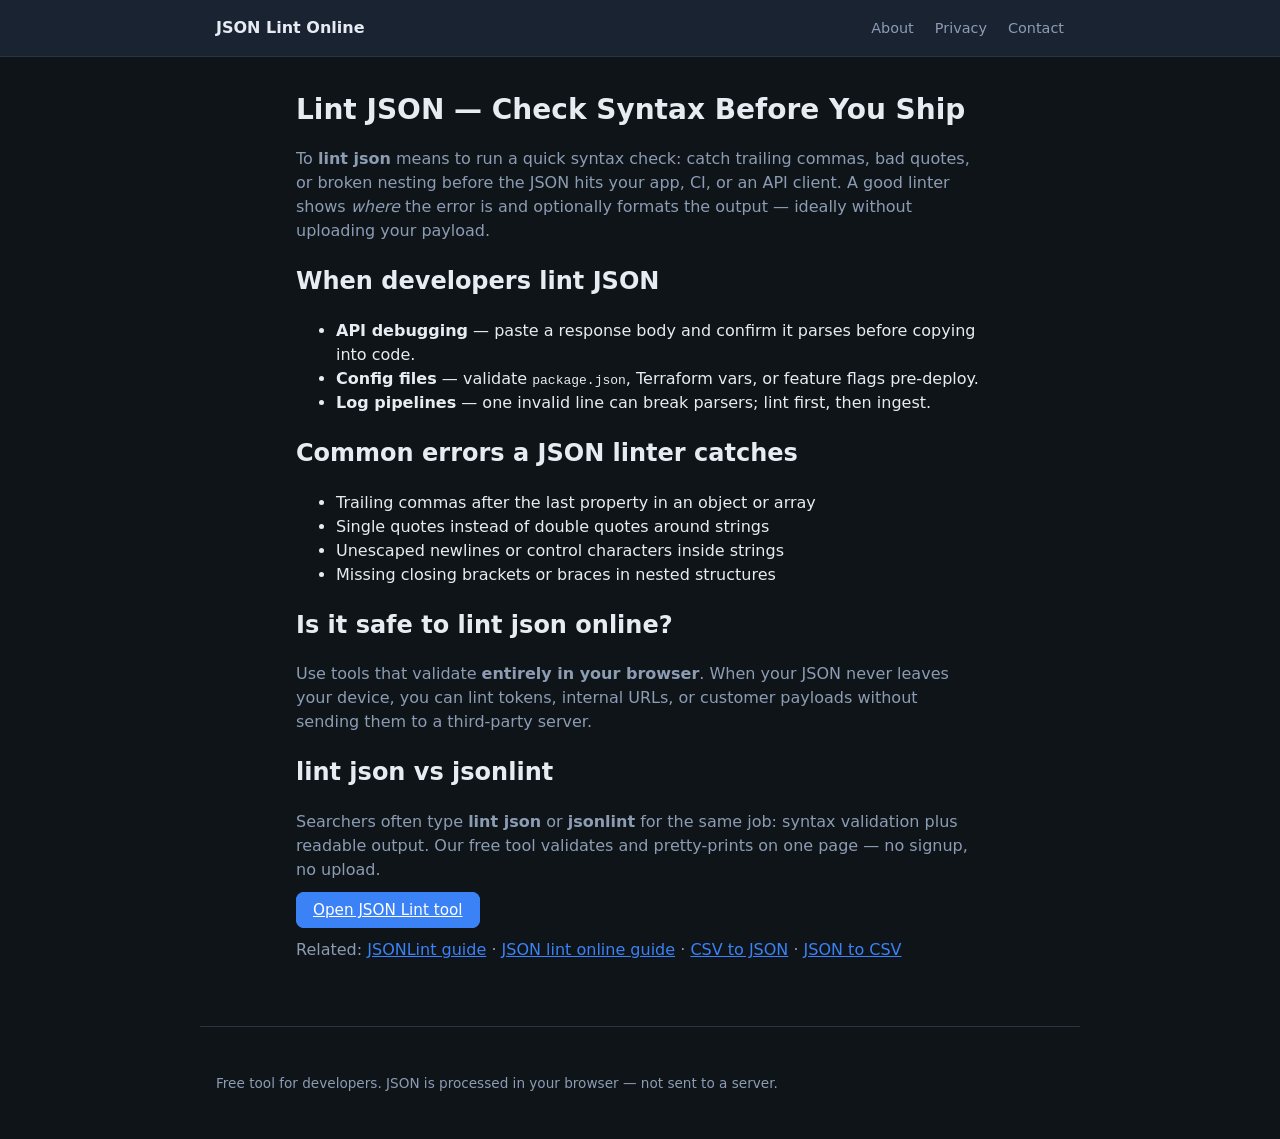
<file: lint-json.html>
<!DOCTYPE html>
<html lang="en">
  <head>
    <meta charset="UTF-8" />
    <script async src="https://www.googletagmanager.com/gtag/js?id=G-WXPLZ9SQD4"></script>
    <script>
      window.dataLayer = window.dataLayer || [];
      function gtag() {
        dataLayer.push(arguments);
      }
      gtag("js", new Date());
      gtag("config", "G-WXPLZ9SQD4");
    </script>
    <meta name="viewport" content="width=device-width, initial-scale=1.0" />
    <title>Lint JSON — Free Online JSON Linter (Browser-Only, No Upload)</title>
    <meta
      name="description"
      content="Need to lint json? Validate syntax, spot errors, and pretty-print JSON in your browser. Free, private, no upload — like jsonlint for API and config files."
    />
    <link rel="canonical" href="https://site1-jsonlint.pages.dev/lint-json.html" />
    <link rel="stylesheet" href="/style.css" />
  </head>
  <body>
    <header class="site-header">
      <div class="wrap">
        <a class="brand" href="/">JSON Lint Online</a>
        <nav>
          <a href="/about.html">About</a>
          <a href="/privacy.html">Privacy</a>
          <a href="/contact.html">Contact</a>
        </nav>
      </div>
    </header>
    <main class="page-main">
      <h1>Lint JSON — Check Syntax Before You Ship</h1>
      <p class="lead">
        To <strong>lint json</strong> means to run a quick syntax check: catch trailing commas, bad quotes, or broken
        nesting before the JSON hits your app, CI, or an API client. A good linter shows <em>where</em> the error is
        and optionally formats the output — ideally without uploading your payload.
      </p>

      <h2>When developers lint JSON</h2>
      <ul>
        <li><strong>API debugging</strong> — paste a response body and confirm it parses before copying into code.</li>
        <li><strong>Config files</strong> — validate <code>package.json</code>, Terraform vars, or feature flags pre-deploy.</li>
        <li><strong>Log pipelines</strong> — one invalid line can break parsers; lint first, then ingest.</li>
      </ul>

      <h2>Common errors a JSON linter catches</h2>
      <ul>
        <li>Trailing commas after the last property in an object or array</li>
        <li>Single quotes instead of double quotes around strings</li>
        <li>Unescaped newlines or control characters inside strings</li>
        <li>Missing closing brackets or braces in nested structures</li>
      </ul>

      <h2>Is it safe to lint json online?</h2>
      <p>
        Use tools that validate <strong>entirely in your browser</strong>. When your JSON never leaves your device, you
        can lint tokens, internal URLs, or customer payloads without sending them to a third-party server.
      </p>

      <h2>lint json vs jsonlint</h2>
      <p>
        Searchers often type <strong>lint json</strong> or <strong>jsonlint</strong> for the same job: syntax validation
        plus readable output. Our free tool validates and pretty-prints on one page — no signup, no upload.
      </p>

      <p>
        <a href="/" class="btn primary">Open JSON Lint tool</a>
      </p>
      <p>
        Related:
        <a href="/jsonlint.html">JSONLint guide</a>
        ·
        <a href="/json-lint-online.html">JSON lint online guide</a>
        ·
        <a href="https://site2-csvtojson.pages.dev/" rel="noopener">CSV to JSON</a>
        ·
        <a href="https://site3-jsontocsv.pages.dev/" rel="noopener">JSON to CSV</a>
      </p>
    </main>
    <footer class="site-footer wrap">
      <p>Free tool for developers. JSON is processed in your browser — not sent to a server.</p>
    </footer>
  </body>
</html>
</file>
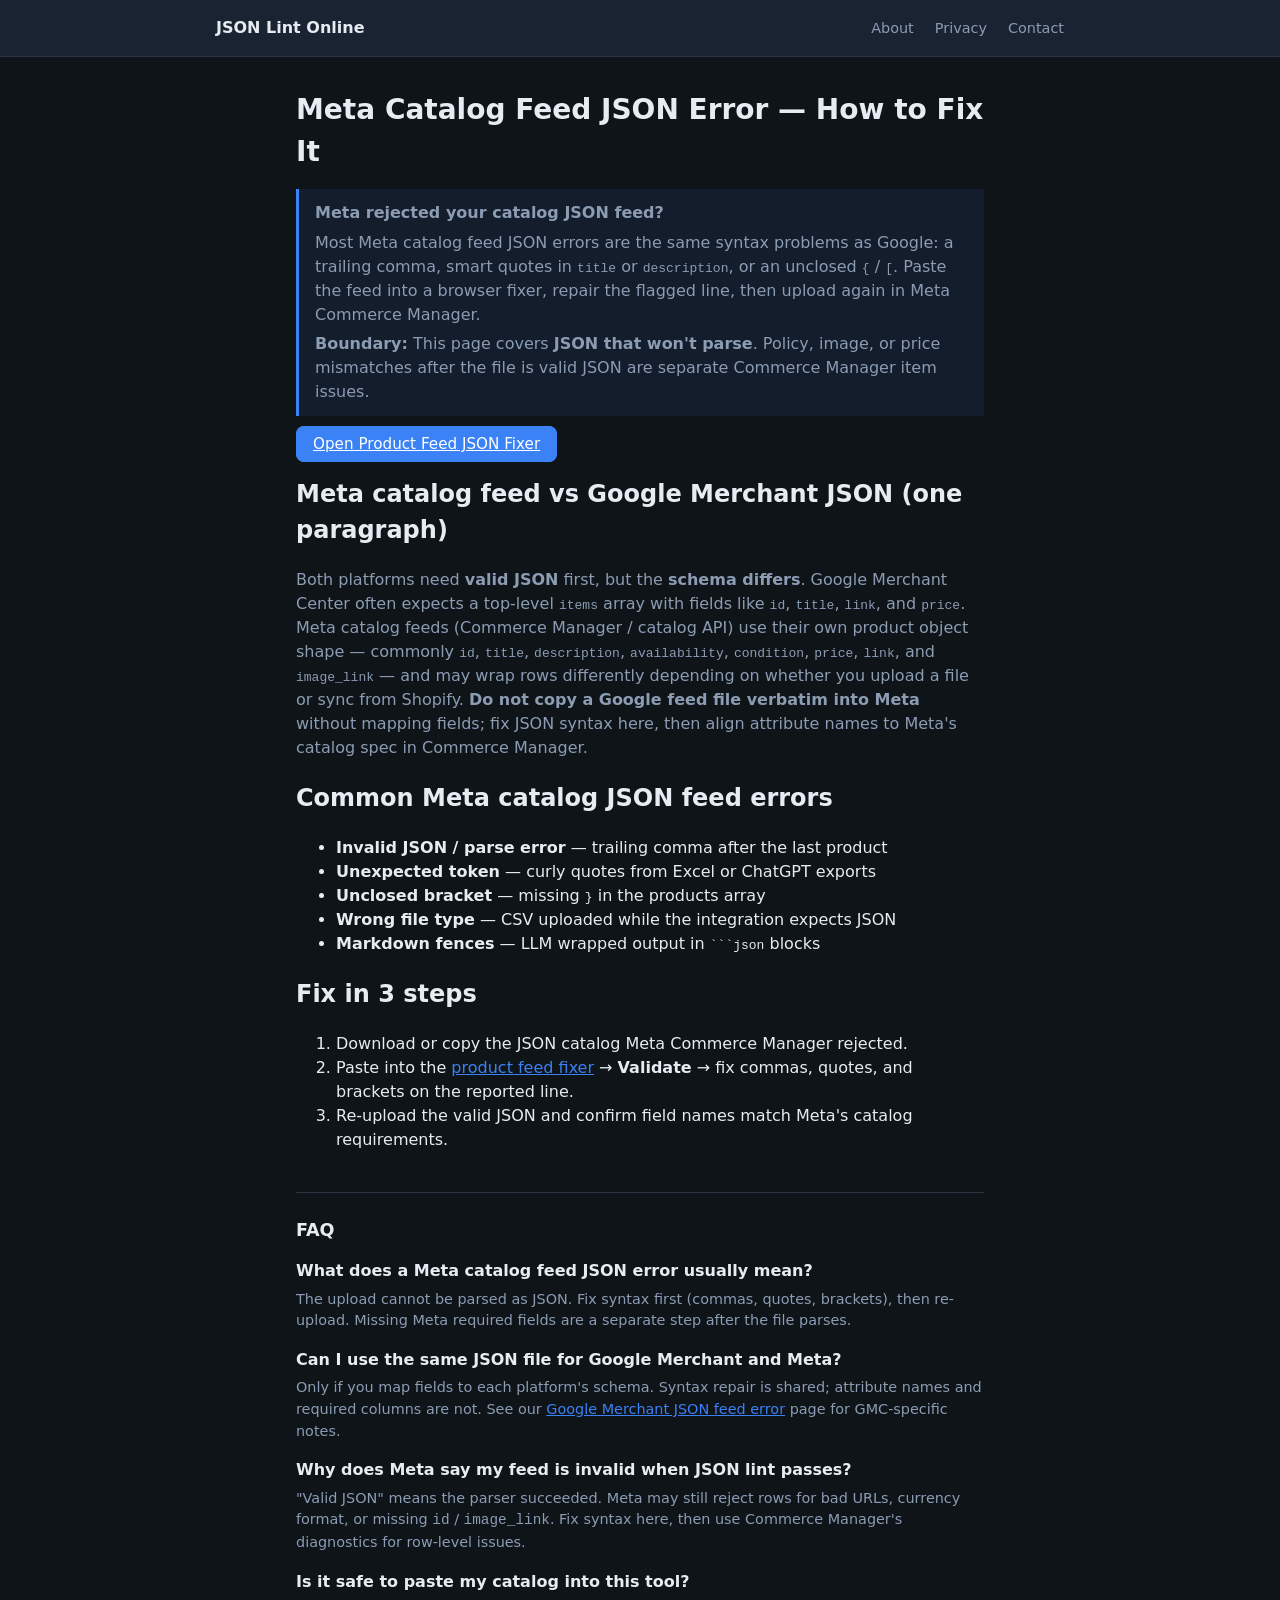
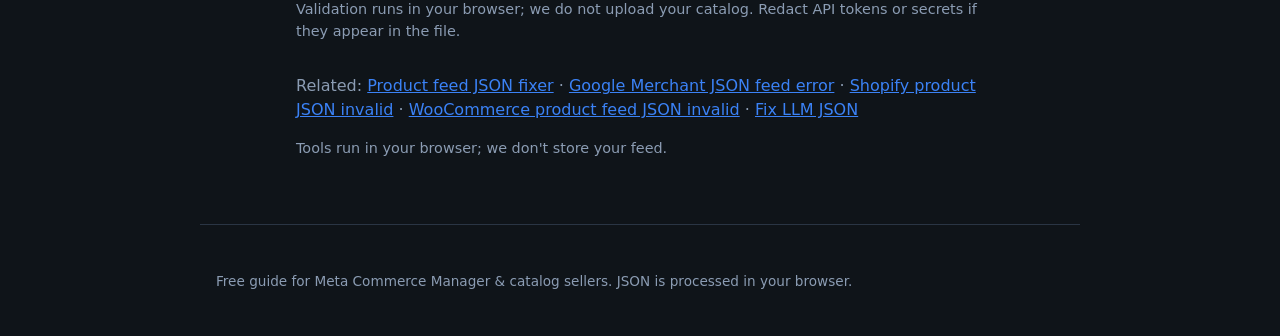
<file: meta-catalog-feed-json.html>
<!DOCTYPE html>
<html lang="en">
  <head>
    <meta charset="UTF-8" />
    <script async src="https://www.googletagmanager.com/gtag/js?id=G-WXPLZ9SQD4"></script>
    <script>
      window.dataLayer = window.dataLayer || [];
      function gtag() {
        dataLayer.push(arguments);
      }
      gtag("js", new Date());
      gtag("config", "G-WXPLZ9SQD4");
    </script>
    <meta name="viewport" content="width=device-width, initial-scale=1.0" />
    <title>Meta Catalog Feed JSON Error — Fix Syntax Before Upload</title>
    <meta
      name="description"
      content="Meta catalog feed JSON error? Fix trailing commas, smart quotes, and invalid JSON in your browser, then re-upload to Meta Commerce Manager. Meta vs Google feed differences explained."
    />
    <link rel="canonical" href="https://site1-jsonlint.pages.dev/meta-catalog-feed-json" />
    <link rel="stylesheet" href="/style.css" />
  </head>
  <body>
    <header class="site-header">
      <div class="wrap">
        <a class="brand" href="/">JSON Lint Online</a>
        <nav>
          <a href="/about.html">About</a>
          <a href="/privacy.html">Privacy</a>
          <a href="/contact.html">Contact</a>
        </nav>
      </div>
    </header>

    <main class="page-main wrap">
      <h1>Meta Catalog Feed JSON Error — How to Fix It</h1>
      <div class="snippet-answer">
        <p><strong>Meta rejected your catalog JSON feed?</strong></p>
        <p>
          Most Meta catalog feed JSON errors are the same syntax problems as Google: a trailing comma, smart quotes in
          <code>title</code> or <code>description</code>, or an unclosed <code>{</code> / <code>[</code>. Paste the feed
          into a browser fixer, repair the flagged line, then upload again in Meta Commerce Manager.
        </p>
        <p>
          <strong>Boundary:</strong> This page covers <strong>JSON that won&apos;t parse</strong>. Policy, image, or
          price mismatches after the file is valid JSON are separate Commerce Manager item issues.
        </p>
      </div>

      <p>
        <a href="/product-feed-json" class="btn primary">Open Product Feed JSON Fixer</a>
      </p>

      <h2>Meta catalog feed vs Google Merchant JSON (one paragraph)</h2>
      <p>
        Both platforms need <strong>valid JSON</strong> first, but the <strong>schema differs</strong>. Google Merchant
        Center often expects a top-level <code>items</code> array with fields like <code>id</code>,
        <code>title</code>, <code>link</code>, and <code>price</code>. Meta catalog feeds (Commerce Manager / catalog API)
        use their own product object shape — commonly <code>id</code>, <code>title</code>, <code>description</code>,
        <code>availability</code>, <code>condition</code>, <code>price</code>, <code>link</code>, and
        <code>image_link</code> — and may wrap rows differently depending on whether you upload a file or sync from
        Shopify. <strong>Do not copy a Google feed file verbatim into Meta</strong> without mapping fields; fix JSON
        syntax here, then align attribute names to Meta&apos;s catalog spec in Commerce Manager.
      </p>

      <h2>Common Meta catalog JSON feed errors</h2>
      <ul>
        <li><strong>Invalid JSON / parse error</strong> — trailing comma after the last product</li>
        <li><strong>Unexpected token</strong> — curly quotes from Excel or ChatGPT exports</li>
        <li><strong>Unclosed bracket</strong> — missing <code>}</code> in the products array</li>
        <li><strong>Wrong file type</strong> — CSV uploaded while the integration expects JSON</li>
        <li><strong>Markdown fences</strong> — LLM wrapped output in <code>```json</code> blocks</li>
      </ul>

      <h2>Fix in 3 steps</h2>
      <ol>
        <li>Download or copy the JSON catalog Meta Commerce Manager rejected.</li>
        <li>
          Paste into the <a href="/product-feed-json">product feed fixer</a> → <strong>Validate</strong> → fix commas,
          quotes, and brackets on the reported line.
        </li>
        <li>Re-upload the valid JSON and confirm field names match Meta&apos;s catalog requirements.</li>
      </ol>

      <section class="faq" aria-labelledby="faq-heading">
        <h2 id="faq-heading">FAQ</h2>
        <dl>
          <dt>What does a Meta catalog feed JSON error usually mean?</dt>
          <dd>
            The upload cannot be parsed as JSON. Fix syntax first (commas, quotes, brackets), then re-upload. Missing Meta
            required fields are a separate step after the file parses.
          </dd>
          <dt>Can I use the same JSON file for Google Merchant and Meta?</dt>
          <dd>
            Only if you map fields to each platform&apos;s schema. Syntax repair is shared; attribute names and required
            columns are not. See our
            <a href="/google-merchant-feed-json-error">Google Merchant JSON feed error</a> page for GMC-specific notes.
          </dd>
          <dt>Why does Meta say my feed is invalid when JSON lint passes?</dt>
          <dd>
            &quot;Valid JSON&quot; means the parser succeeded. Meta may still reject rows for bad URLs, currency format,
            or missing <code>id</code> / <code>image_link</code>. Fix syntax here, then use Commerce Manager&apos;s
            diagnostics for row-level issues.
          </dd>
          <dt>Is it safe to paste my catalog into this tool?</dt>
          <dd>
            Validation runs in your browser; we do not upload your catalog. Redact API tokens or secrets if they appear in
            the file.
          </dd>
        </dl>
      </section>

      <p class="lead" style="margin-top: 2rem">
        Related:
        <a href="/product-feed-json">Product feed JSON fixer</a>
        ·
        <a href="/google-merchant-feed-json-error">Google Merchant JSON feed error</a>
        ·
        <a href="/shopify-product-json-invalid">Shopify product JSON invalid</a>
        ·
        <a href="/woocommerce-product-feed-json">WooCommerce product feed JSON invalid</a>
        ·
        <a href="/json-repair">Fix LLM JSON</a>
      </p>
      <p class="lead" style="font-size: 0.9rem; color: var(--muted)">
        Tools run in your browser; we don&apos;t store your feed.
      </p>
    </main>

    <footer class="site-footer wrap">
      <p>Free guide for Meta Commerce Manager &amp; catalog sellers. JSON is processed in your browser.</p>
    </footer>
  </body>
</html>
</file>
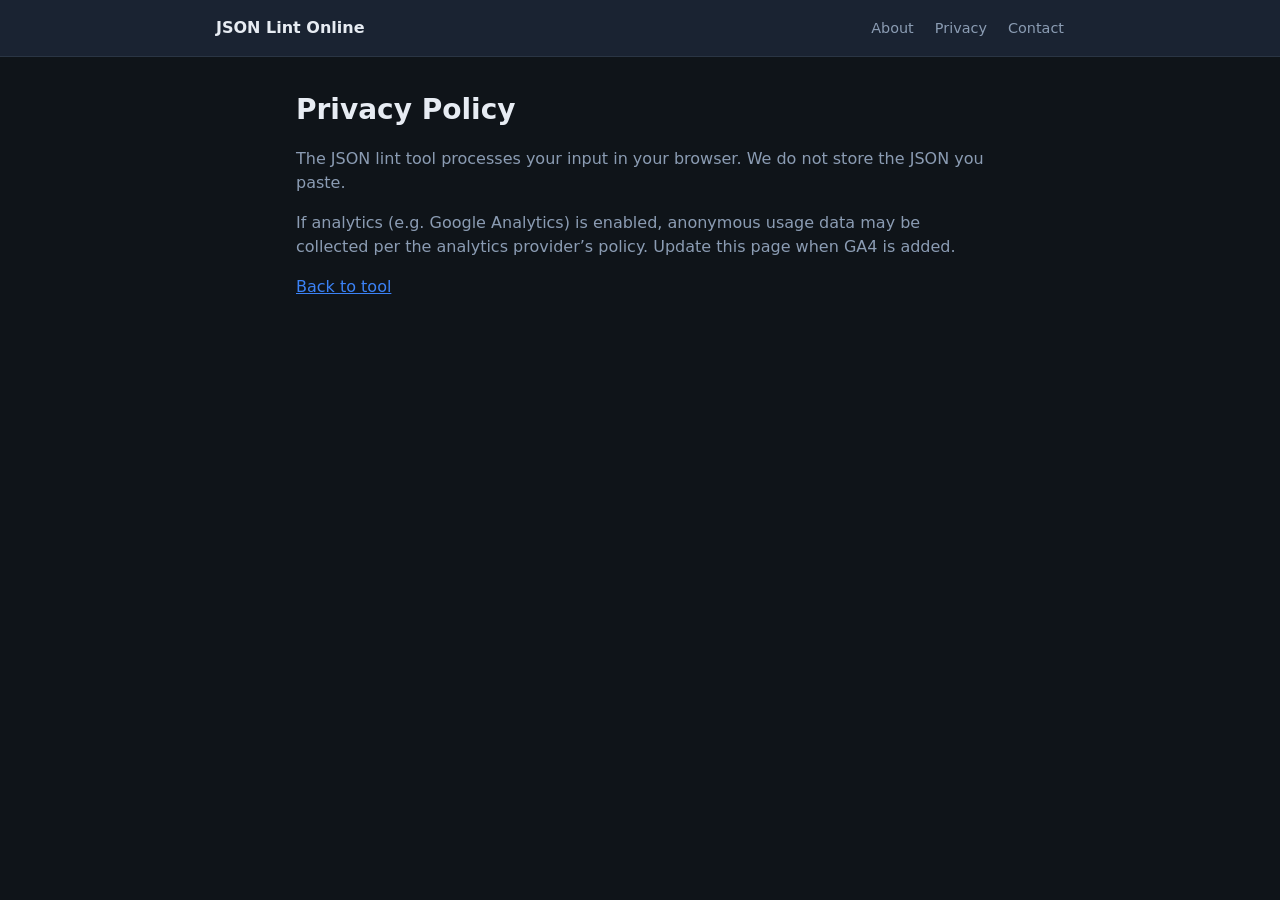
<file: privacy.html>
<!DOCTYPE html>
<html lang="en">
  <head>
    <meta charset="UTF-8" />
    <meta name="viewport" content="width=device-width, initial-scale=1.0" />
    <title>Privacy – JSON Lint Online</title>
    <link rel="stylesheet" href="/style.css" />
  </head>
  <body>
    <header class="site-header">
      <div class="wrap">
        <a class="brand" href="/">JSON Lint Online</a>
        <nav>
          <a href="/about.html">About</a>
          <a href="/privacy.html">Privacy</a>
          <a href="/contact.html">Contact</a>
        </nav>
      </div>
    </header>
    <main class="page-main">
      <h1>Privacy Policy</h1>
      <p>
        The JSON lint tool processes your input in your browser. We do not store the JSON you paste.
      </p>
      <p>
        If analytics (e.g. Google Analytics) is enabled, anonymous usage data may be collected per
        the analytics provider’s policy. Update this page when GA4 is added.
      </p>
      <p><a href="/">Back to tool</a></p>
    </main>
  </body>
</html>
</file>
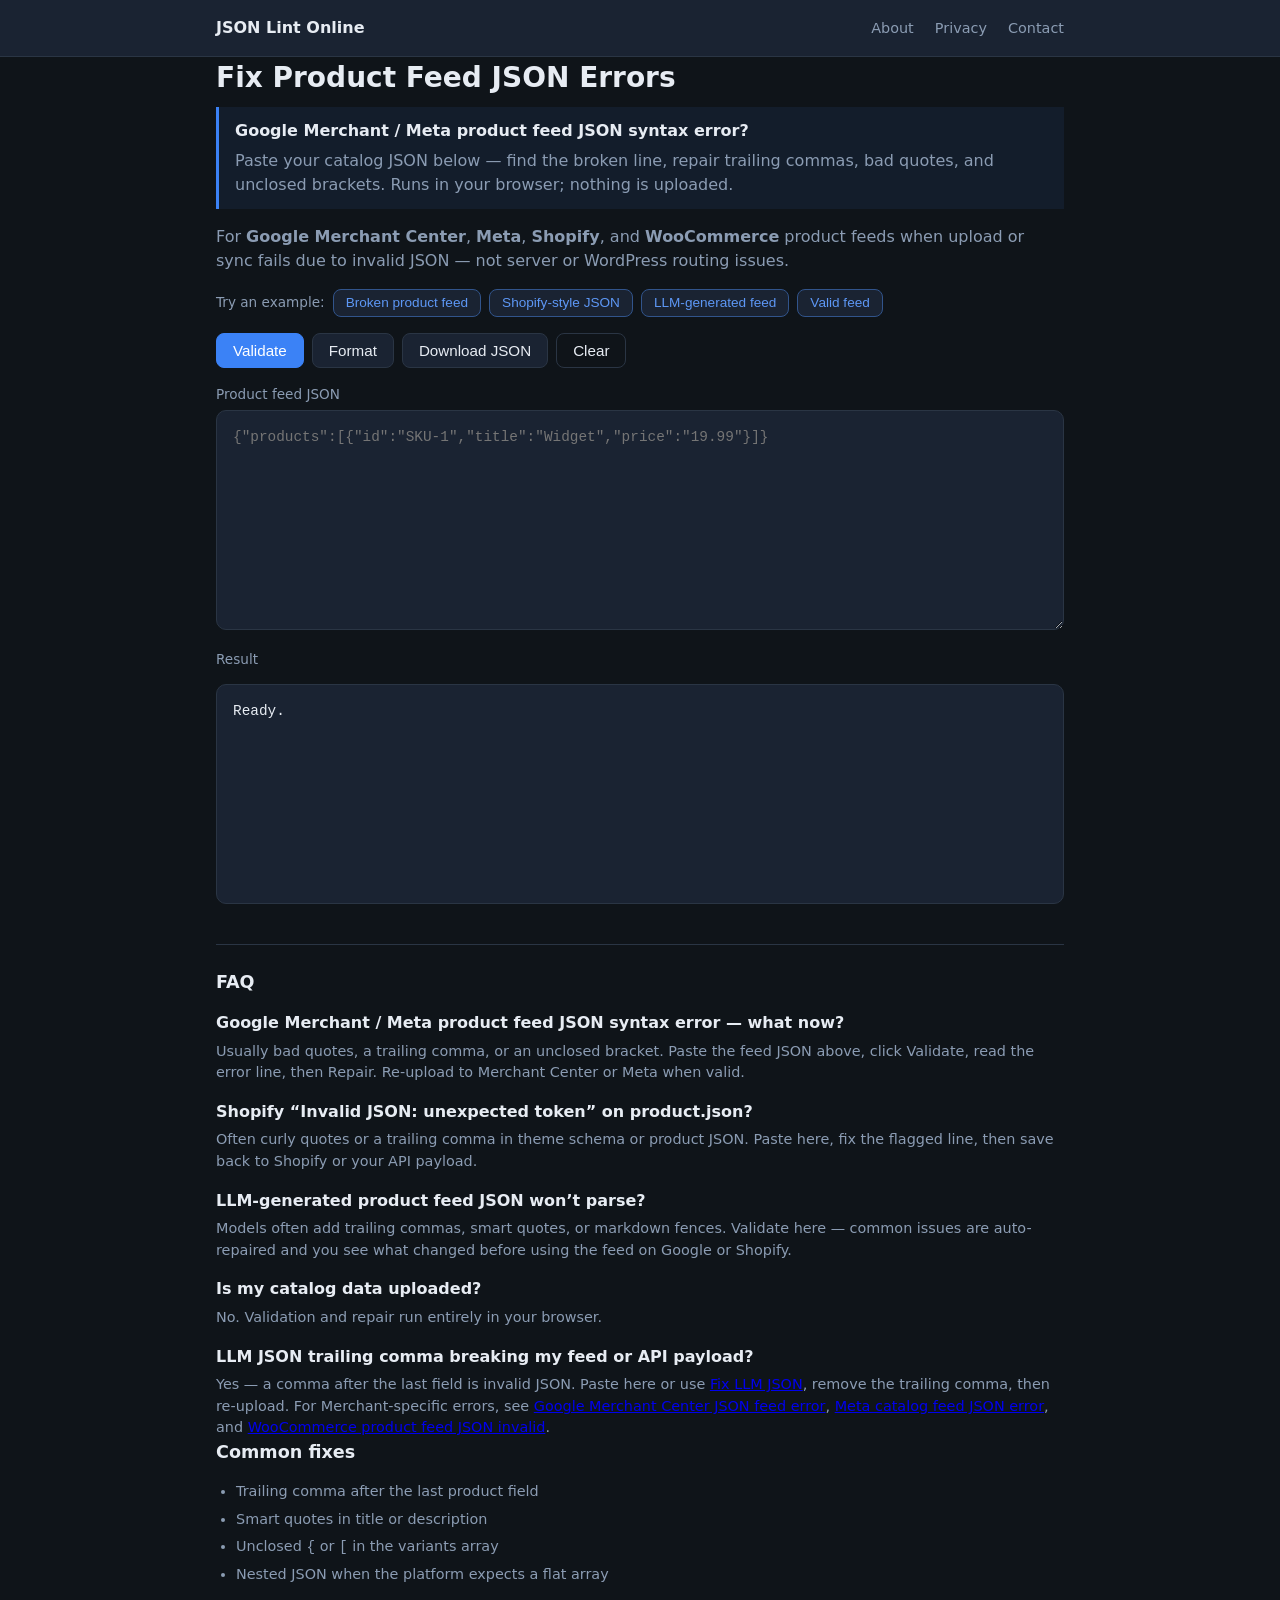
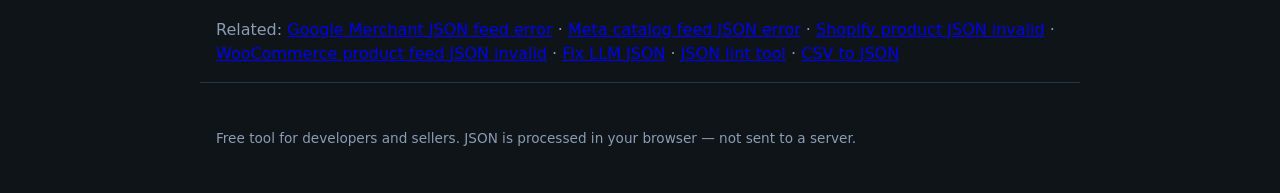
<file: product-feed-json.html>
<!DOCTYPE html>
<html lang="en">
  <head>
    <meta charset="UTF-8" />
    <script async src="https://www.googletagmanager.com/gtag/js?id=G-WXPLZ9SQD4"></script>
    <script>
      window.dataLayer = window.dataLayer || [];
      function gtag() {
        dataLayer.push(arguments);
      }
      gtag("js", new Date());
      gtag("config", "G-WXPLZ9SQD4");
    </script>
    <meta name="viewport" content="width=device-width, initial-scale=1.0" />
    <title>Fix Product Feed JSON Errors — Google Merchant, Meta, Shopify (Browser, No Upload)</title>
    <meta
      name="description"
      content="Fix product feed JSON syntax errors free in your browser — Google Merchant Center, Meta catalog, Shopify product.json. Trailing commas, bad quotes, unclosed brackets. Validate and repair. No upload."
    />
    <link rel="canonical" href="https://site1-jsonlint.pages.dev/product-feed-json" />
    <link rel="stylesheet" href="/style.css" />
  </head>
  <body>
    <header class="site-header">
      <div class="wrap">
        <a class="brand" href="/">JSON Lint Online</a>
        <nav>
          <a href="/about.html">About</a>
          <a href="/privacy.html">Privacy</a>
          <a href="/contact.html">Contact</a>
        </nav>
      </div>
    </header>

    <main class="wrap">
      <h1>Fix Product Feed JSON Errors</h1>
      <div class="snippet-answer">
        <p><strong>Google Merchant / Meta product feed JSON syntax error?</strong></p>
        <p>
          Paste your catalog JSON below — find the broken line, repair trailing commas, bad quotes, and unclosed
          brackets. Runs in your browser; nothing is uploaded.
        </p>
      </div>
      <p class="lead">
        For <strong>Google Merchant Center</strong>, <strong>Meta</strong>, <strong>Shopify</strong>, and
        <strong>WooCommerce</strong> product feeds when upload or sync fails due to invalid JSON — not server or
        WordPress routing issues.
      </p>

      <div class="examples">
        <span class="examples-label">Try an example:</span>
        <button type="button" class="btn example" data-example="feed">Broken product feed</button>
        <button type="button" class="btn example" data-example="shopify">Shopify-style JSON</button>
        <button type="button" class="btn example" data-example="llm">LLM-generated feed</button>
        <button type="button" class="btn example" data-example="valid">Valid feed</button>
      </div>

      <div class="toolbar">
        <button type="button" id="btn-validate" class="btn primary">Validate</button>
        <button type="button" id="btn-format" class="btn">Format</button>
        <button type="button" id="btn-download" class="btn">Download JSON</button>
        <button type="button" id="btn-clear" class="btn ghost">Clear</button>
      </div>

      <label class="label" for="input">Product feed JSON</label>
      <textarea
        id="input"
        spellcheck="false"
        placeholder='{"products":[{"id":"SKU-1","title":"Widget","price":"19.99"}]}'
      ></textarea>

      <label class="label" for="output">Result</label>
      <pre id="output" aria-live="polite">Ready.</pre>

      <section class="faq" aria-labelledby="faq-heading">
        <h2 id="faq-heading">FAQ</h2>
        <dl>
          <dt>Google Merchant / Meta product feed JSON syntax error — what now?</dt>
          <dd>
            Usually bad quotes, a trailing comma, or an unclosed bracket. Paste the feed JSON above, click Validate, read
            the error line, then Repair. Re-upload to Merchant Center or Meta when valid.
          </dd>
          <dt>Shopify “Invalid JSON: unexpected token” on product.json?</dt>
          <dd>
            Often curly quotes or a trailing comma in theme schema or product JSON. Paste here, fix the flagged line,
            then save back to Shopify or your API payload.
          </dd>
          <dt>LLM-generated product feed JSON won’t parse?</dt>
          <dd>
            Models often add trailing commas, smart quotes, or markdown fences. Validate here — common issues are
            auto-repaired and you see what changed before using the feed on Google or Shopify.
          </dd>
          <dt>Is my catalog data uploaded?</dt>
          <dd>No. Validation and repair run entirely in your browser.</dd>
          <dt>LLM JSON trailing comma breaking my feed or API payload?</dt>
          <dd>
            Yes — a comma after the last field is invalid JSON. Paste here or use
            <a href="/json-repair">Fix LLM JSON</a>, remove the trailing comma, then re-upload. For Merchant-specific
            errors, see
            <a href="/google-merchant-feed-json-error">Google Merchant Center JSON feed error</a>,
            <a href="/meta-catalog-feed-json">Meta catalog feed JSON error</a>, and
            <a href="/woocommerce-product-feed-json">WooCommerce product feed JSON invalid</a>.
          </dd>
        </dl>

        <h2 id="common-fixes-heading">Common fixes</h2>
        <ul>
          <li>Trailing comma after the last product field</li>
          <li>Smart quotes in title or description</li>
          <li>Unclosed <code>{</code> or <code>[</code> in the variants array</li>
          <li>Nested JSON when the platform expects a flat array</li>
        </ul>
      </section>

      <p class="lead" style="margin-top: 2rem">
        Related:
        <a href="/google-merchant-feed-json-error">Google Merchant JSON feed error</a>
        ·
        <a href="/meta-catalog-feed-json">Meta catalog feed JSON error</a>
        ·
        <a href="/shopify-product-json-invalid">Shopify product JSON invalid</a>
        ·
        <a href="/woocommerce-product-feed-json">WooCommerce product feed JSON invalid</a>
        ·
        <a href="/json-repair">Fix LLM JSON</a>
        ·
        <a href="/">JSON lint tool</a>
        ·
        <a href="https://site2-csvtojson.pages.dev/" rel="noopener">CSV to JSON</a>
      </p>
    </main>

    <footer class="site-footer wrap">
      <p>Free tool for developers and sellers. JSON is processed in your browser — not sent to a server.</p>
    </footer>

    <script src="/app.js"></script>
  </body>
</html>
</file>
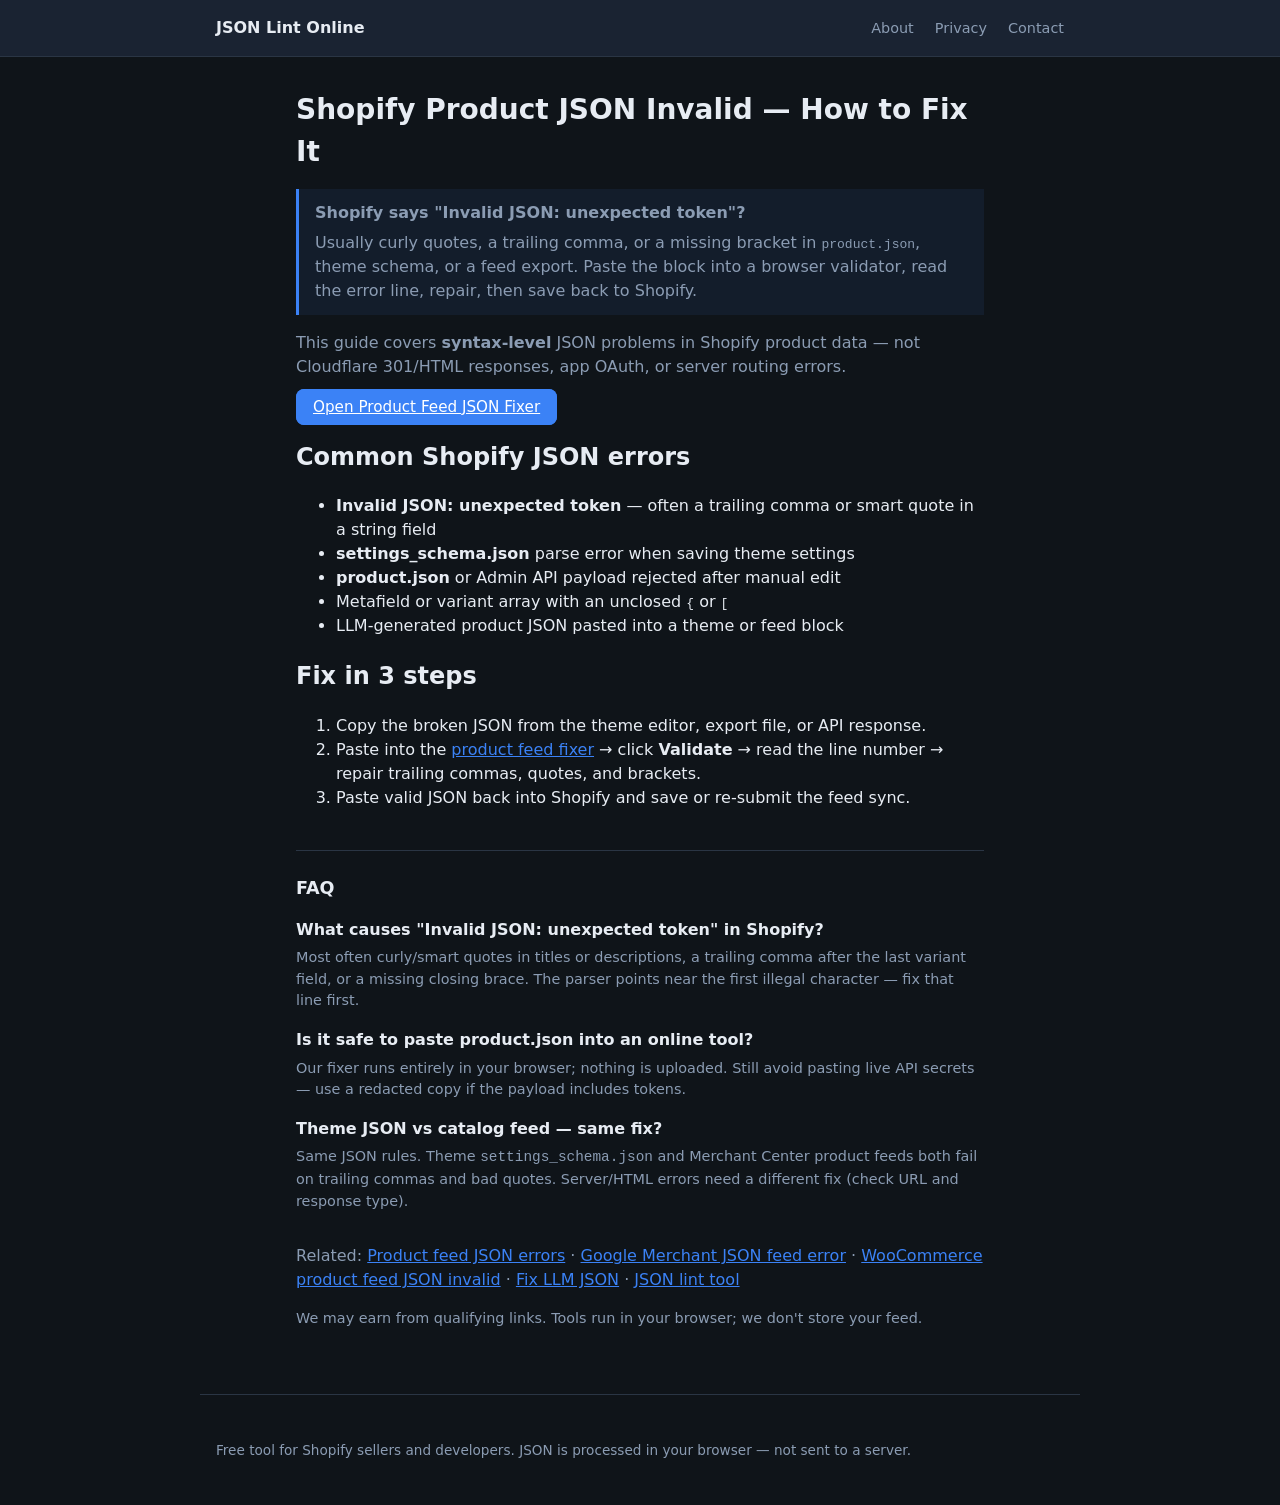
<file: shopify-product-json-invalid.html>
<!DOCTYPE html>
<html lang="en">
  <head>
    <meta charset="UTF-8" />
    <script async src="https://www.googletagmanager.com/gtag/js?id=G-WXPLZ9SQD4"></script>
    <script>
      window.dataLayer = window.dataLayer || [];
      function gtag() {
        dataLayer.push(arguments);
      }
      gtag("js", new Date());
      gtag("config", "G-WXPLZ9SQD4");
    </script>
    <meta name="viewport" content="width=device-width, initial-scale=1.0" />
    <title>Fix Shopify Product JSON Invalid — Unexpected Token &amp; Schema Errors</title>
    <meta
      name="description"
      content="Shopify product JSON invalid or unexpected token? Fix trailing commas, smart quotes, and schema errors in your browser before saving theme JSON or API payloads. No upload."
    />
    <link rel="canonical" href="https://site1-jsonlint.pages.dev/shopify-product-json-invalid" />
    <link rel="stylesheet" href="/style.css" />
  </head>
  <body>
    <header class="site-header">
      <div class="wrap">
        <a class="brand" href="/">JSON Lint Online</a>
        <nav>
          <a href="/about.html">About</a>
          <a href="/privacy.html">Privacy</a>
          <a href="/contact.html">Contact</a>
        </nav>
      </div>
    </header>

    <main class="page-main wrap">
      <h1>Shopify Product JSON Invalid — How to Fix It</h1>
      <div class="snippet-answer">
        <p><strong>Shopify says &quot;Invalid JSON: unexpected token&quot;?</strong></p>
        <p>
          Usually curly quotes, a trailing comma, or a missing bracket in <code>product.json</code>, theme schema, or a
          feed export. Paste the block into a browser validator, read the error line, repair, then save back to Shopify.
        </p>
      </div>
      <p class="lead">
        This guide covers <strong>syntax-level</strong> JSON problems in Shopify product data — not Cloudflare 301/HTML
        responses, app OAuth, or server routing errors.
      </p>

      <p>
        <a href="/product-feed-json" class="btn primary">Open Product Feed JSON Fixer</a>
      </p>

      <h2>Common Shopify JSON errors</h2>
      <ul>
        <li><strong>Invalid JSON: unexpected token</strong> — often a trailing comma or smart quote in a string field</li>
        <li><strong>settings_schema.json</strong> parse error when saving theme settings</li>
        <li><strong>product.json</strong> or Admin API payload rejected after manual edit</li>
        <li>Metafield or variant array with an unclosed <code>{</code> or <code>[</code></li>
        <li>LLM-generated product JSON pasted into a theme or feed block</li>
      </ul>

      <h2>Fix in 3 steps</h2>
      <ol>
        <li>Copy the broken JSON from the theme editor, export file, or API response.</li>
        <li>
          Paste into the <a href="/product-feed-json">product feed fixer</a> → click <strong>Validate</strong> → read the
          line number → repair trailing commas, quotes, and brackets.
        </li>
        <li>Paste valid JSON back into Shopify and save or re-submit the feed sync.</li>
      </ol>

      <section class="faq" aria-labelledby="faq-heading">
        <h2 id="faq-heading">FAQ</h2>
        <dl>
          <dt>What causes &quot;Invalid JSON: unexpected token&quot; in Shopify?</dt>
          <dd>
            Most often curly/smart quotes in titles or descriptions, a trailing comma after the last variant field, or a
            missing closing brace. The parser points near the first illegal character — fix that line first.
          </dd>
          <dt>Is it safe to paste product.json into an online tool?</dt>
          <dd>
            Our fixer runs entirely in your browser; nothing is uploaded. Still avoid pasting live API secrets — use a
            redacted copy if the payload includes tokens.
          </dd>
          <dt>Theme JSON vs catalog feed — same fix?</dt>
          <dd>
            Same JSON rules. Theme <code>settings_schema.json</code> and Merchant Center product feeds both fail on
            trailing commas and bad quotes. Server/HTML errors need a different fix (check URL and response type).
          </dd>
        </dl>
      </section>

      <p class="lead" style="margin-top: 2rem">
        Related:
        <a href="/product-feed-json">Product feed JSON errors</a>
        ·
        <a href="/google-merchant-feed-json-error">Google Merchant JSON feed error</a>
        ·
        <a href="/woocommerce-product-feed-json">WooCommerce product feed JSON invalid</a>
        ·
        <a href="/json-repair">Fix LLM JSON</a>
        ·
        <a href="/">JSON lint tool</a>
      </p>
      <p class="lead" style="font-size: 0.9rem; color: var(--muted)">
        We may earn from qualifying links. Tools run in your browser; we don&apos;t store your feed.
      </p>
    </main>

    <footer class="site-footer wrap">
      <p>Free tool for Shopify sellers and developers. JSON is processed in your browser — not sent to a server.</p>
    </footer>
  </body>
</html>
</file>
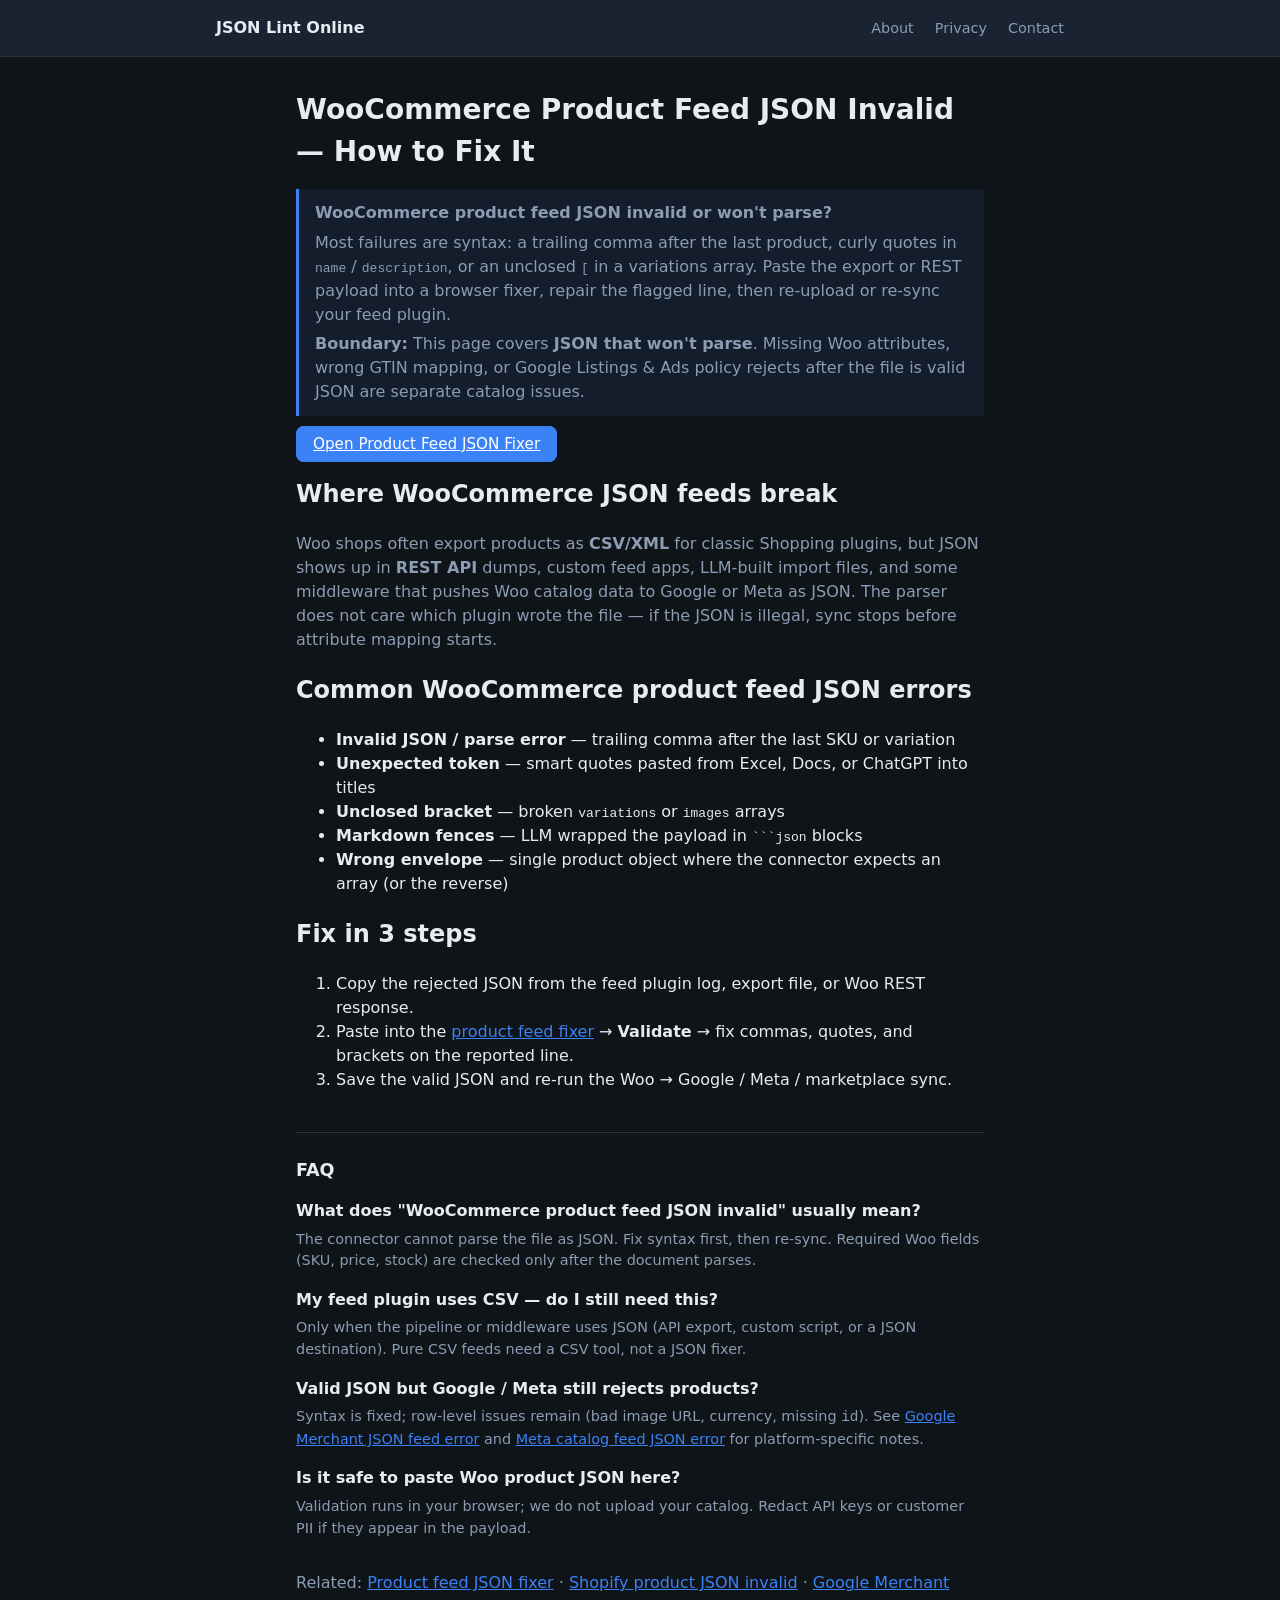
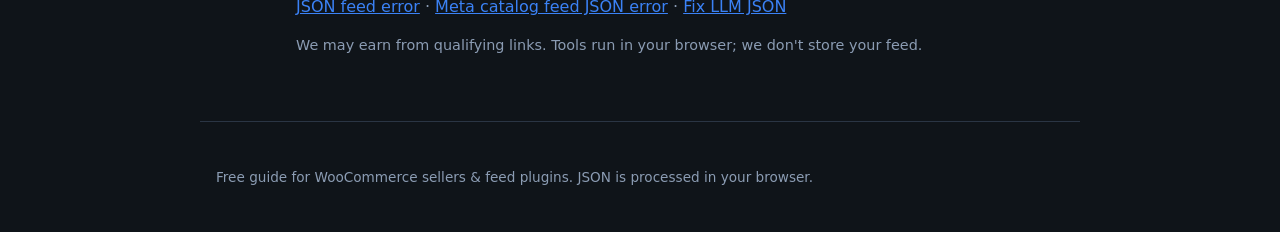
<file: woocommerce-product-feed-json.html>
<!DOCTYPE html>
<html lang="en">
  <head>
    <meta charset="UTF-8" />
    <script async src="https://www.googletagmanager.com/gtag/js?id=G-WXPLZ9SQD4"></script>
    <script>
      window.dataLayer = window.dataLayer || [];
      function gtag() {
        dataLayer.push(arguments);
      }
      gtag("js", new Date());
      gtag("config", "G-WXPLZ9SQD4");
    </script>
    <meta name="viewport" content="width=device-width, initial-scale=1.0" />
    <title>WooCommerce Product Feed JSON Invalid — Fix Before Sync</title>
    <meta
      name="description"
      content="WooCommerce product feed JSON invalid? Fix trailing commas, smart quotes, and broken arrays in your browser, then re-sync to Google, Meta, or your feed plugin. No upload."
    />
    <link rel="canonical" href="https://site1-jsonlint.pages.dev/woocommerce-product-feed-json" />
    <link rel="stylesheet" href="/style.css" />
  </head>
  <body>
    <header class="site-header">
      <div class="wrap">
        <a class="brand" href="/">JSON Lint Online</a>
        <nav>
          <a href="/about.html">About</a>
          <a href="/privacy.html">Privacy</a>
          <a href="/contact.html">Contact</a>
        </nav>
      </div>
    </header>

    <main class="page-main wrap">
      <h1>WooCommerce Product Feed JSON Invalid — How to Fix It</h1>
      <div class="snippet-answer">
        <p><strong>WooCommerce product feed JSON invalid or won&apos;t parse?</strong></p>
        <p>
          Most failures are syntax: a trailing comma after the last product, curly quotes in
          <code>name</code> / <code>description</code>, or an unclosed <code>[</code> in a variations array. Paste the
          export or REST payload into a browser fixer, repair the flagged line, then re-upload or re-sync your feed
          plugin.
        </p>
        <p>
          <strong>Boundary:</strong> This page covers <strong>JSON that won&apos;t parse</strong>. Missing Woo attributes,
          wrong GTIN mapping, or Google Listings &amp; Ads policy rejects after the file is valid JSON are separate
          catalog issues.
        </p>
      </div>

      <p>
        <a href="/product-feed-json" class="btn primary">Open Product Feed JSON Fixer</a>
      </p>

      <h2>Where WooCommerce JSON feeds break</h2>
      <p>
        Woo shops often export products as <strong>CSV/XML</strong> for classic Shopping plugins, but JSON shows up in
        <strong>REST API</strong> dumps, custom feed apps, LLM-built import files, and some middleware that pushes
        Woo catalog data to Google or Meta as JSON. The parser does not care which plugin wrote the file — if the JSON is
        illegal, sync stops before attribute mapping starts.
      </p>

      <h2>Common WooCommerce product feed JSON errors</h2>
      <ul>
        <li><strong>Invalid JSON / parse error</strong> — trailing comma after the last SKU or variation</li>
        <li><strong>Unexpected token</strong> — smart quotes pasted from Excel, Docs, or ChatGPT into titles</li>
        <li><strong>Unclosed bracket</strong> — broken <code>variations</code> or <code>images</code> arrays</li>
        <li><strong>Markdown fences</strong> — LLM wrapped the payload in <code>```json</code> blocks</li>
        <li><strong>Wrong envelope</strong> — single product object where the connector expects an array (or the reverse)</li>
      </ul>

      <h2>Fix in 3 steps</h2>
      <ol>
        <li>Copy the rejected JSON from the feed plugin log, export file, or Woo REST response.</li>
        <li>
          Paste into the <a href="/product-feed-json">product feed fixer</a> → <strong>Validate</strong> → fix commas,
          quotes, and brackets on the reported line.
        </li>
        <li>Save the valid JSON and re-run the Woo → Google / Meta / marketplace sync.</li>
      </ol>

      <section class="faq" aria-labelledby="faq-heading">
        <h2 id="faq-heading">FAQ</h2>
        <dl>
          <dt>What does &quot;WooCommerce product feed JSON invalid&quot; usually mean?</dt>
          <dd>
            The connector cannot parse the file as JSON. Fix syntax first, then re-sync. Required Woo fields (SKU, price,
            stock) are checked only after the document parses.
          </dd>
          <dt>My feed plugin uses CSV — do I still need this?</dt>
          <dd>
            Only when the pipeline or middleware uses JSON (API export, custom script, or a JSON destination). Pure CSV
            feeds need a CSV tool, not a JSON fixer.
          </dd>
          <dt>Valid JSON but Google / Meta still rejects products?</dt>
          <dd>
            Syntax is fixed; row-level issues remain (bad image URL, currency, missing <code>id</code>). See
            <a href="/google-merchant-feed-json-error">Google Merchant JSON feed error</a> and
            <a href="/meta-catalog-feed-json">Meta catalog feed JSON error</a> for platform-specific notes.
          </dd>
          <dt>Is it safe to paste Woo product JSON here?</dt>
          <dd>
            Validation runs in your browser; we do not upload your catalog. Redact API keys or customer PII if they appear
            in the payload.
          </dd>
        </dl>
      </section>

      <p class="lead" style="margin-top: 2rem">
        Related:
        <a href="/product-feed-json">Product feed JSON fixer</a>
        ·
        <a href="/shopify-product-json-invalid">Shopify product JSON invalid</a>
        ·
        <a href="/google-merchant-feed-json-error">Google Merchant JSON feed error</a>
        ·
        <a href="/meta-catalog-feed-json">Meta catalog feed JSON error</a>
        ·
        <a href="/json-repair">Fix LLM JSON</a>
      </p>
      <p class="lead" style="font-size: 0.9rem; color: var(--muted)">
        We may earn from qualifying links. Tools run in your browser; we don&apos;t store your feed.
      </p>
    </main>

    <footer class="site-footer wrap">
      <p>Free guide for WooCommerce sellers &amp; feed plugins. JSON is processed in your browser.</p>
    </footer>
  </body>
</html>
</file>
<file: style.css>
:root {
  --bg: #0f1419;
  --surface: #1a2332;
  --text: #e7ecf3;
  --muted: #8b9cb3;
  --accent: #3b82f6;
  --ok: #22c55e;
  --err: #f87171;
  --border: #2a3544;
  --font: "Segoe UI", system-ui, sans-serif;
  --mono: ui-monospace, "Cascadia Code", Consolas, monospace;
}

* {
  box-sizing: border-box;
}

body {
  margin: 0;
  font-family: var(--font);
  background: var(--bg);
  color: var(--text);
  line-height: 1.5;
}

.wrap {
  max-width: 880px;
  margin: 0 auto;
  padding: 0 1rem;
}

.site-header {
  border-bottom: 1px solid var(--border);
  background: var(--surface);
}

.site-header .wrap {
  display: flex;
  align-items: center;
  justify-content: space-between;
  min-height: 56px;
}

.brand {
  color: var(--text);
  font-weight: 700;
  text-decoration: none;
}

nav a {
  color: var(--muted);
  text-decoration: none;
  margin-left: 1rem;
  font-size: 0.9rem;
}

nav a:hover {
  color: var(--text);
}

main {
  padding: 2rem 1rem 3rem;
}

h1 {
  margin: 0 0 0.5rem;
  font-size: 1.75rem;
}

.lead {
  color: var(--muted);
  margin: 0 0 1rem;
}

.snippet-answer {
  margin: 0 0 1rem;
  padding: 0.75rem 1rem;
  border-left: 3px solid var(--accent);
  background: color-mix(in srgb, var(--accent) 8%, var(--bg));
}

.snippet-answer p {
  margin: 0;
}

.snippet-answer p + p {
  margin-top: 0.35rem;
  color: var(--muted);
}

.examples {
  display: flex;
  align-items: center;
  gap: 0.5rem;
  flex-wrap: wrap;
  margin-bottom: 1rem;
}

.examples-label {
  font-size: 0.85rem;
  color: var(--muted);
}

.btn.example {
  font-size: 0.85rem;
  padding: 0.35rem 0.75rem;
  border-color: color-mix(in srgb, var(--accent) 40%, var(--border));
  color: color-mix(in srgb, var(--accent) 80%, var(--text));
}

.btn.example:hover {
  border-color: var(--accent);
  color: var(--text);
}

.btn.example.active {
  border-color: var(--accent);
  background: color-mix(in srgb, var(--accent) 15%, var(--surface));
}

.toolbar {
  display: flex;
  gap: 0.5rem;
  flex-wrap: wrap;
  margin-bottom: 1rem;
}

.btn {
  border: 1px solid var(--border);
  background: var(--surface);
  color: var(--text);
  padding: 0.5rem 1rem;
  border-radius: 8px;
  cursor: pointer;
  font-size: 0.95rem;
}

.btn.primary {
  background: var(--accent);
  border-color: var(--accent);
  color: #fff;
}

.btn.ghost {
  background: transparent;
}

.label {
  display: block;
  font-size: 0.85rem;
  color: var(--muted);
  margin: 0.75rem 0 0.35rem;
}

textarea,
#output {
  width: 100%;
  min-height: 220px;
  padding: 1rem;
  border-radius: 10px;
  border: 1px solid var(--border);
  background: var(--surface);
  color: var(--text);
  font-family: var(--mono);
  font-size: 0.9rem;
  line-height: 1.45;
}

#output {
  white-space: pre-wrap;
  overflow: auto;
}

#output.ok {
  border-color: color-mix(in srgb, var(--ok) 50%, var(--border));
}

#output.err {
  border-color: color-mix(in srgb, var(--err) 50%, var(--border));
  color: #fecaca;
}

.site-footer {
  padding: 2rem 1rem;
  border-top: 1px solid var(--border);
  color: var(--muted);
  font-size: 0.85rem;
}

.faq {
  margin-top: 2.5rem;
  padding-top: 1.5rem;
  border-top: 1px solid var(--border);
}

.faq h2 {
  font-size: 1.1rem;
  margin: 0 0 1rem;
}

.faq dl {
  margin: 0;
}

.faq dt {
  font-weight: 600;
  margin-top: 1rem;
}

.faq dt:first-of-type {
  margin-top: 0;
}

.faq dd {
  margin: 0.35rem 0 0;
  color: var(--muted);
  font-size: 0.9rem;
}

.faq ul {
  margin: 0;
  padding-left: 1.25rem;
  color: var(--muted);
  font-size: 0.9rem;
}

.faq ul li + li {
  margin-top: 0.35rem;
}

.faq h2 + h2 {
  margin-top: 1.5rem;
}

.page-main {
  padding: 2rem 1rem 3rem;
  max-width: 720px;
  margin: 0 auto;
}

.page-main h1 {
  margin-bottom: 1rem;
}

.page-main p {
  color: var(--muted);
}

.page-main a {
  color: var(--accent);
}
</file>
